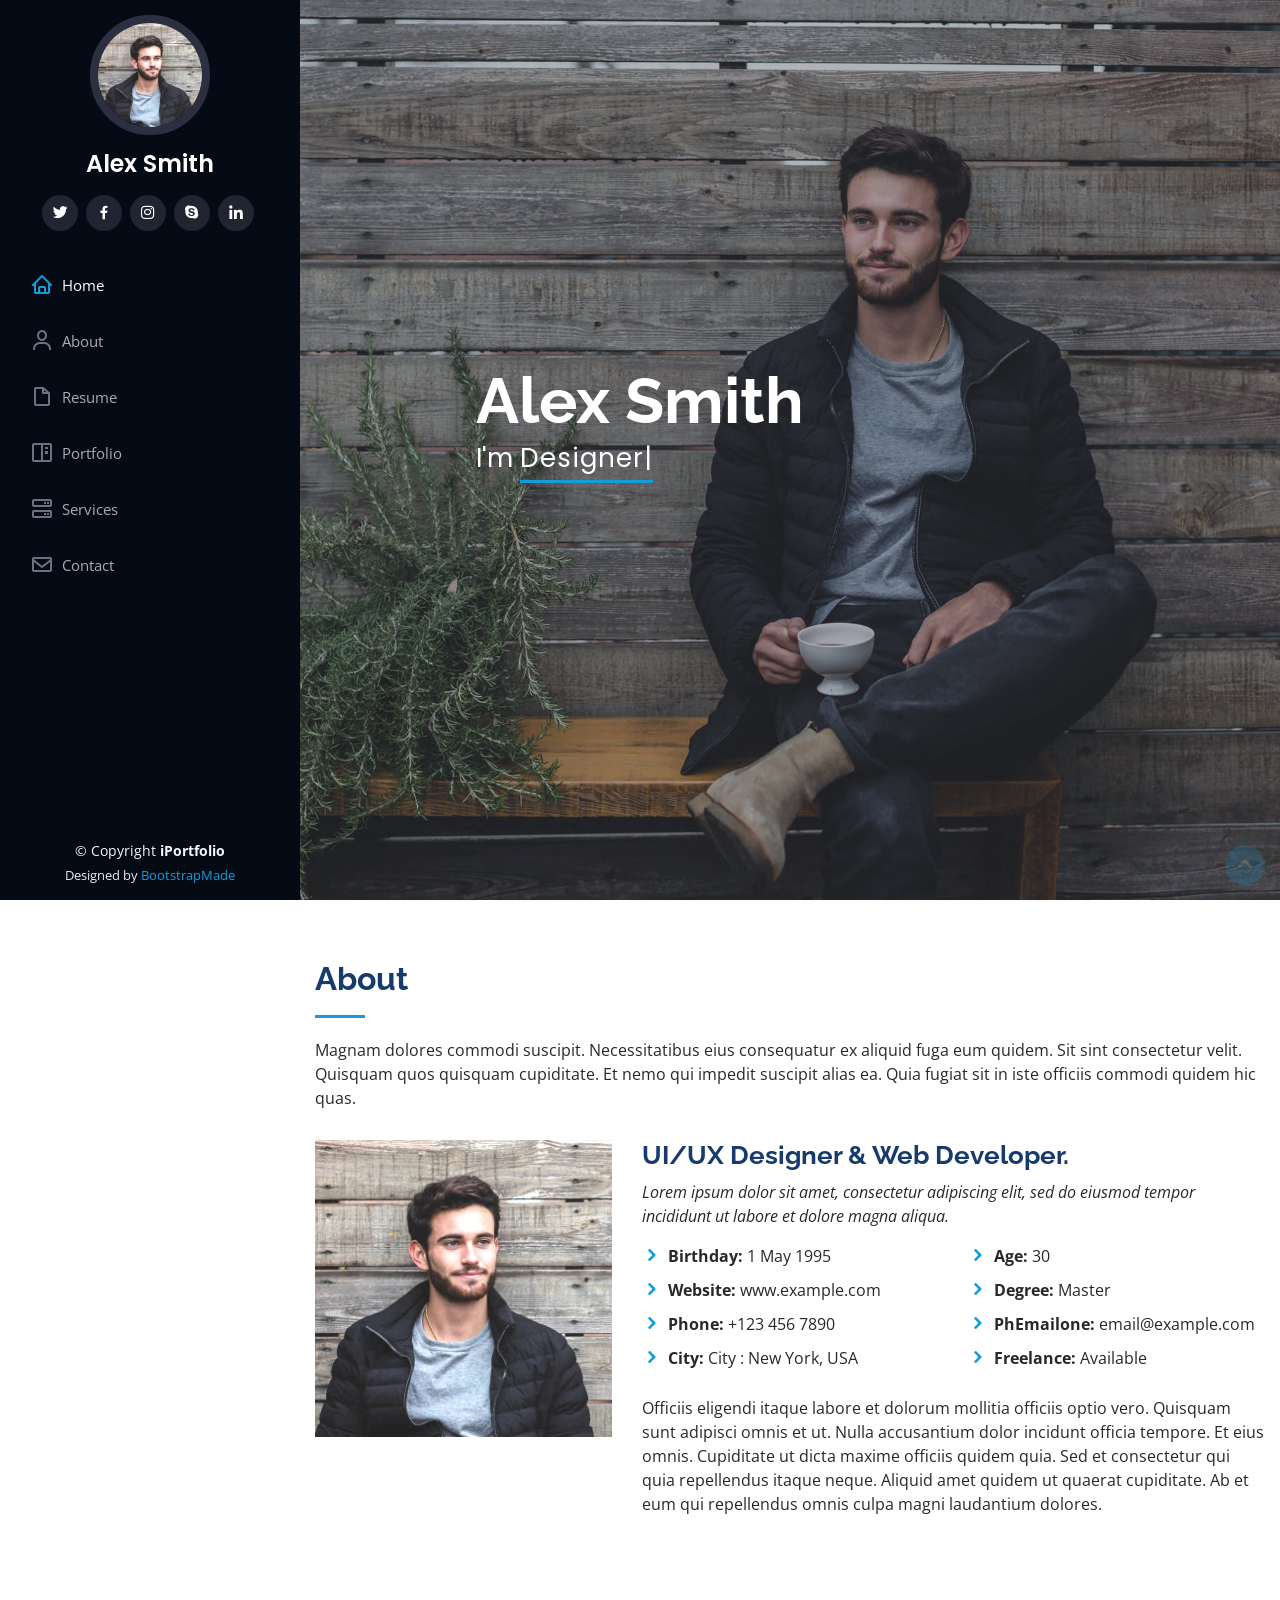
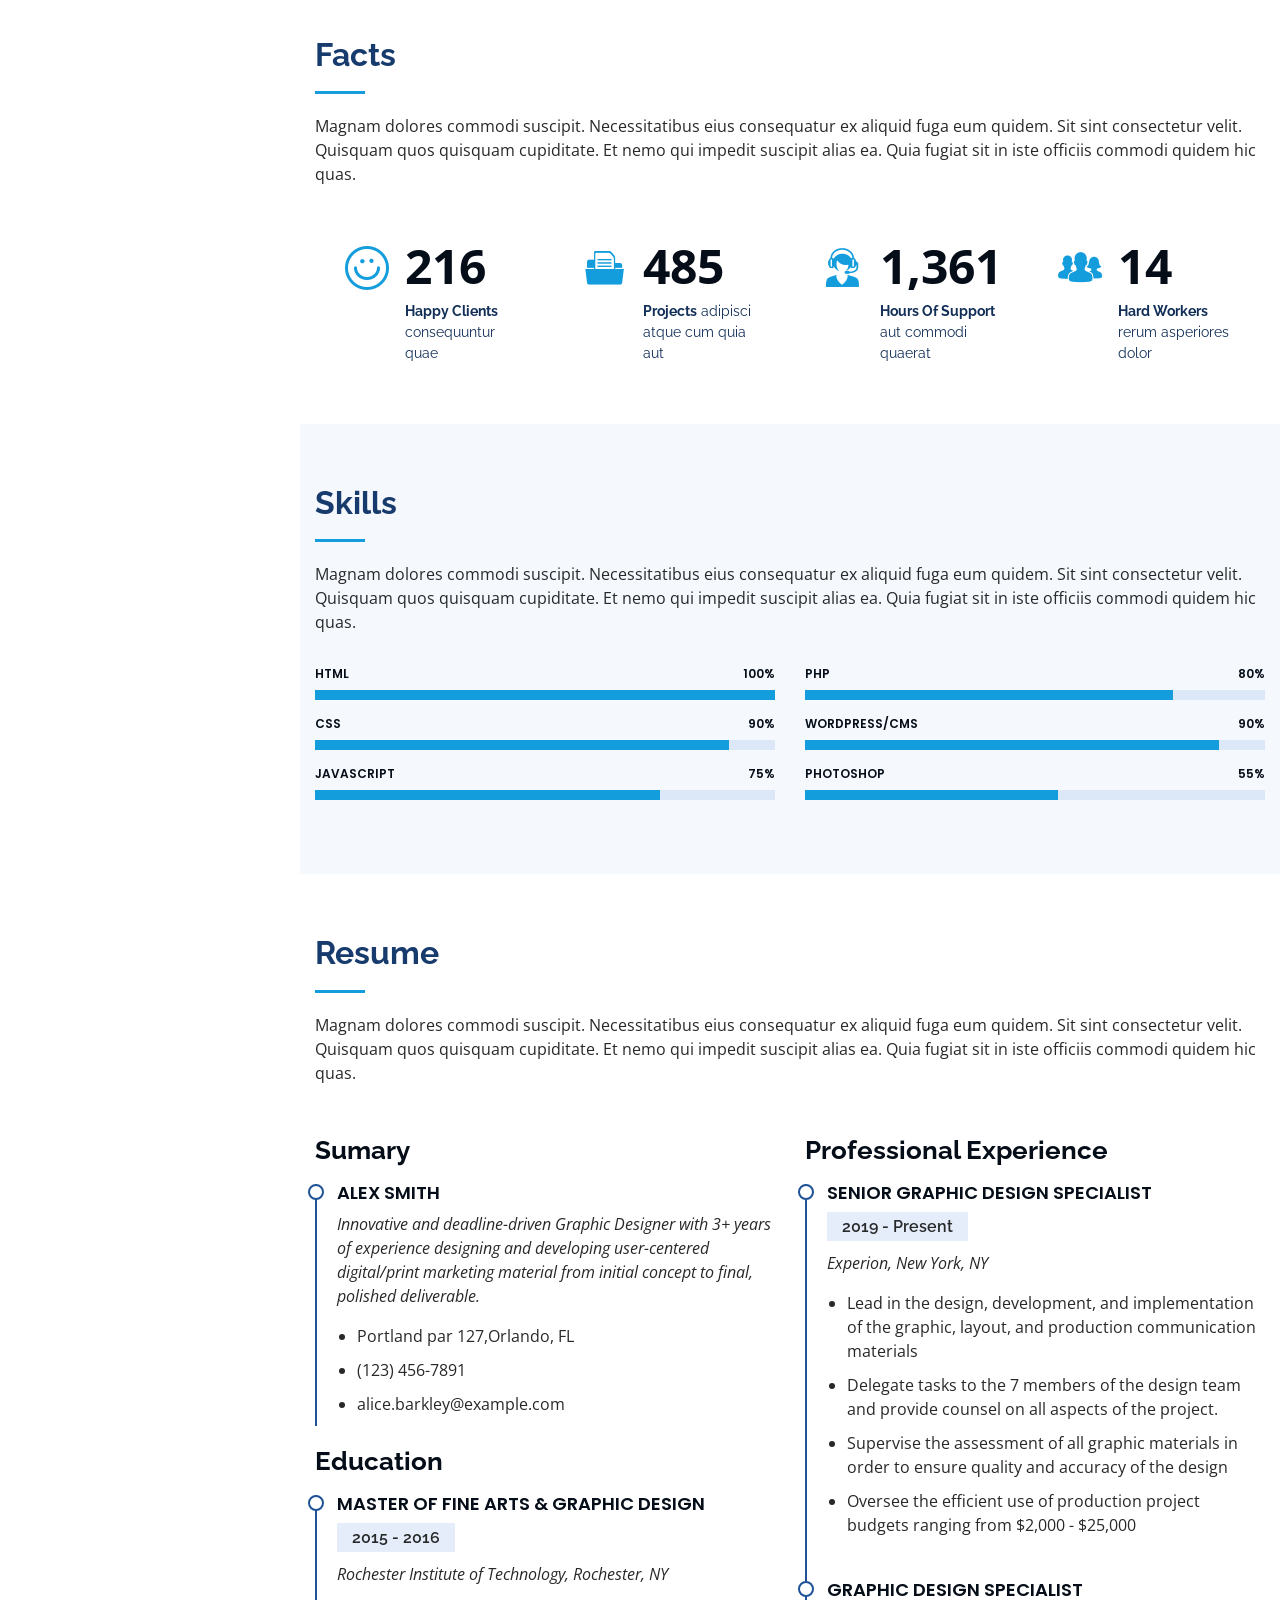
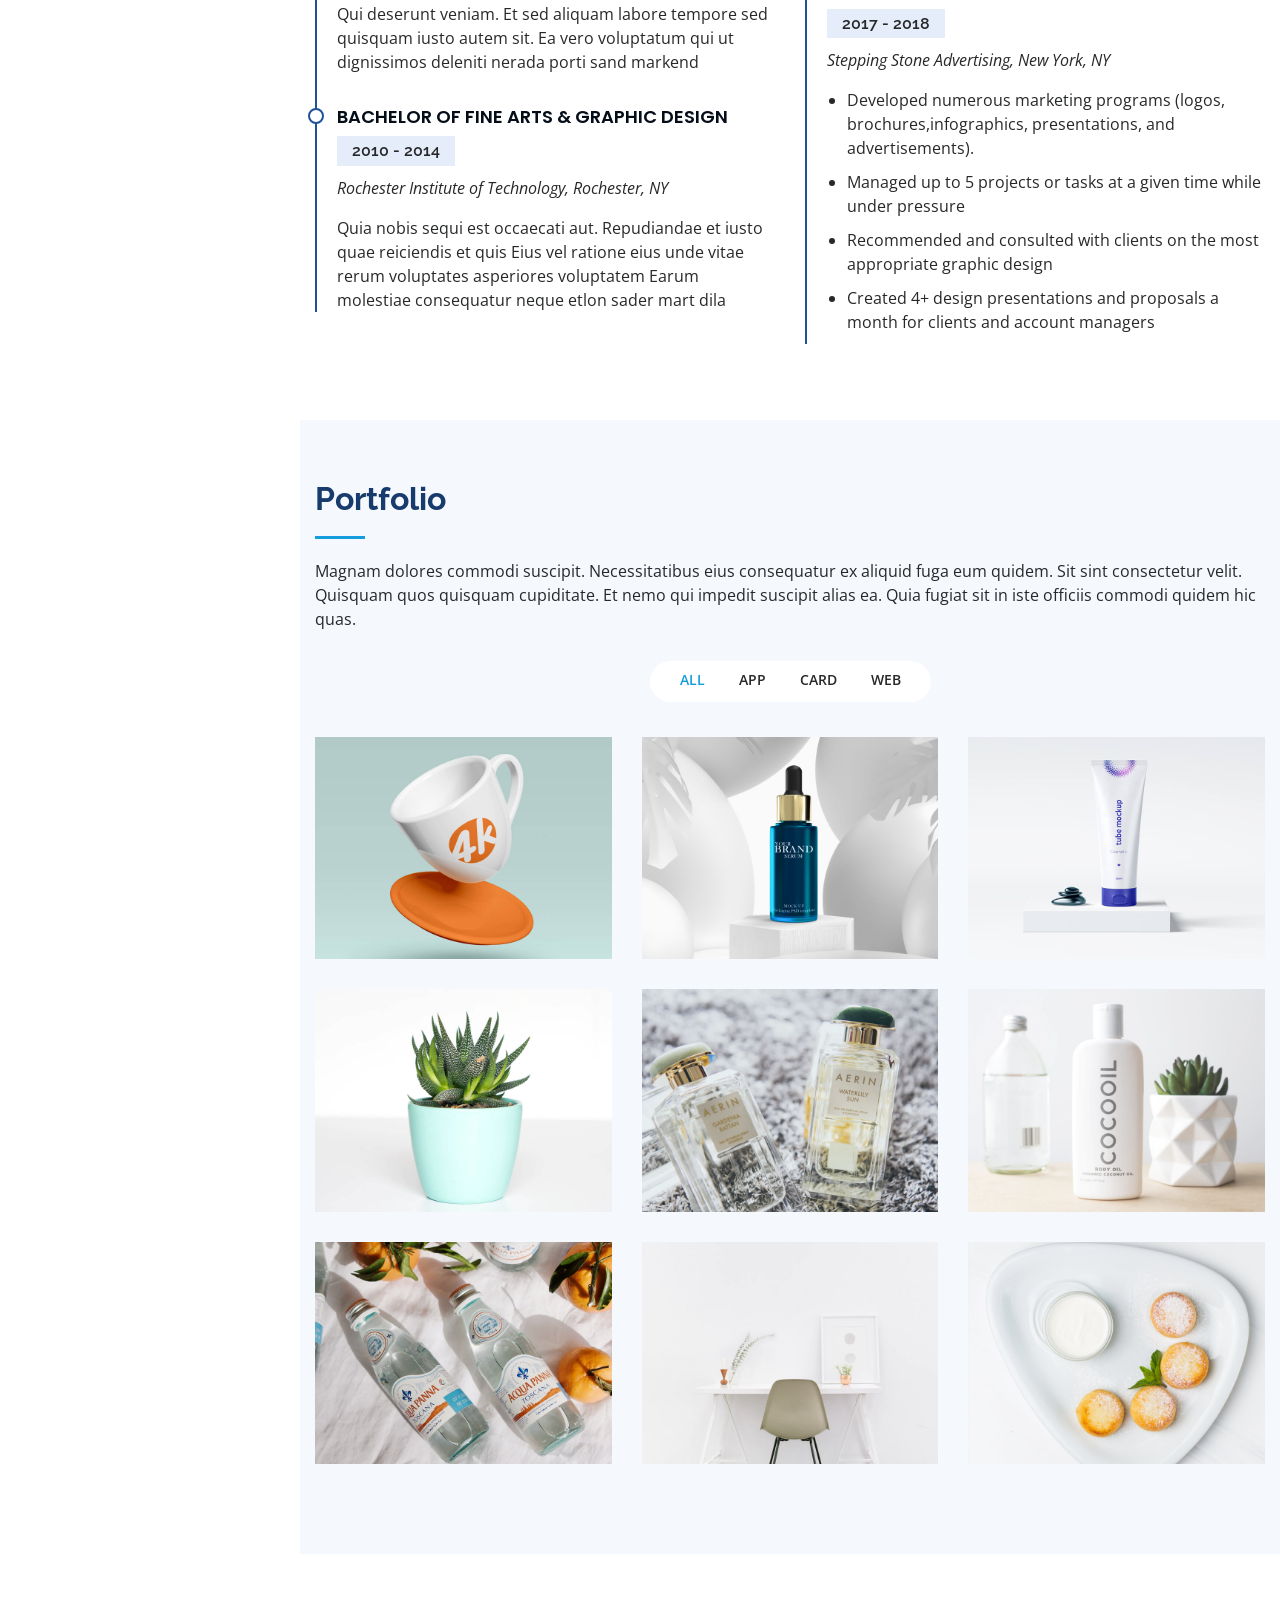
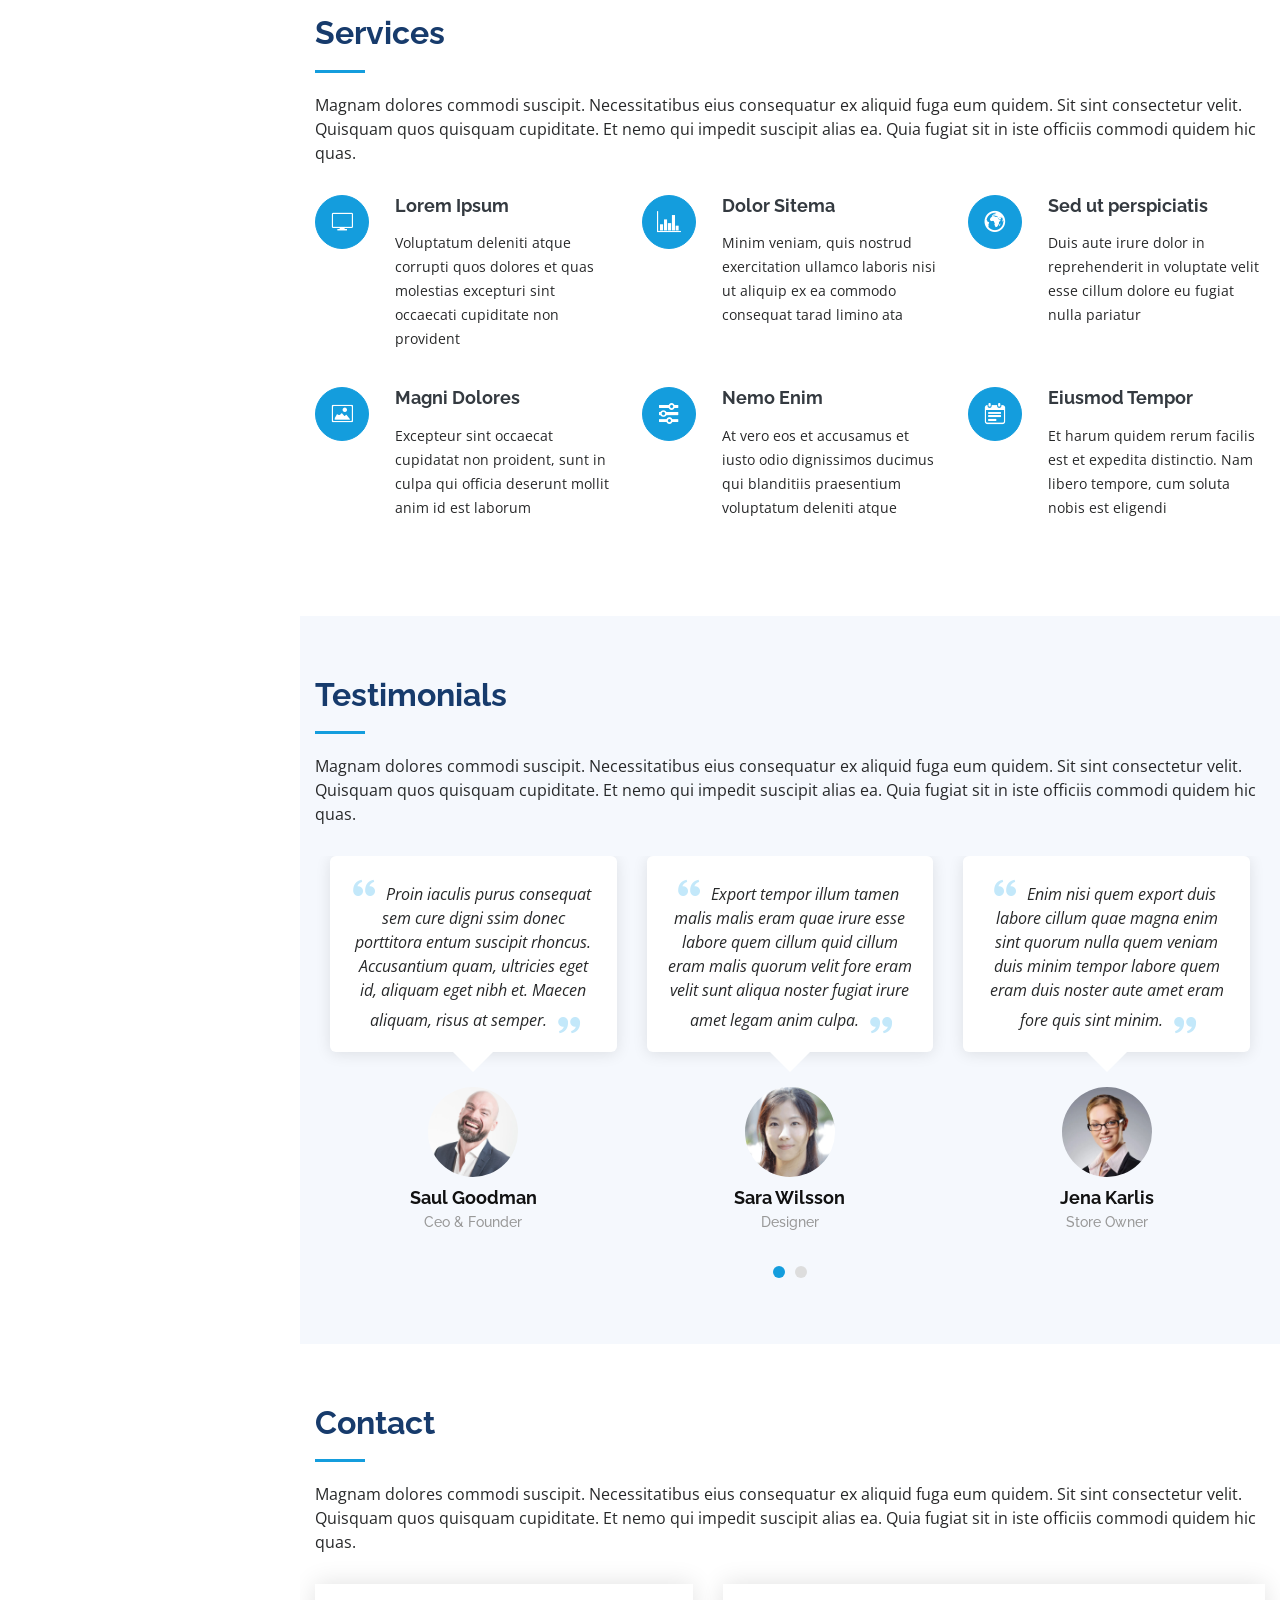
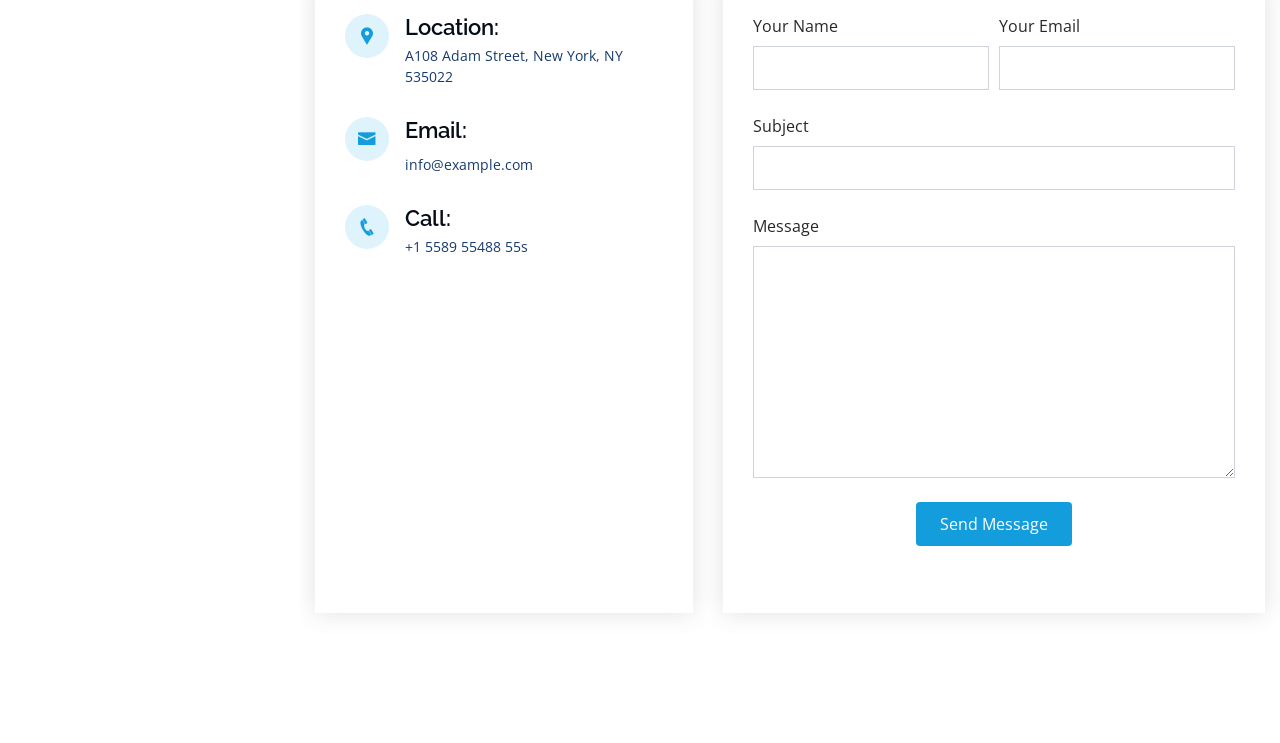
<file: iPortfolio/index.html>
<!DOCTYPE html>
<html lang="en">

<head>
  <meta charset="utf-8">
  <meta content="width=device-width, initial-scale=1.0" name="viewport">

  <title>iPortfolio Bootstrap Template - Index</title>
  <meta content="" name="description">
  <meta content="" name="keywords">

  <!-- Favicons -->
  <link href="assets/img/favicon.png" rel="icon">
  <link href="assets/img/apple-touch-icon.png" rel="apple-touch-icon">

  <!-- Google Fonts -->
  <link href="https://fonts.googleapis.com/css?family=Open+Sans:300,300i,400,400i,600,600i,700,700i|Raleway:300,300i,400,400i,500,500i,600,600i,700,700i|Poppins:300,300i,400,400i,500,500i,600,600i,700,700i" rel="stylesheet">

  <!-- Vendor CSS Files -->
  <link href="assets/vendor/bootstrap/css/bootstrap.min.css" rel="stylesheet">
  <link href="assets/vendor/icofont/icofont.min.css" rel="stylesheet">
  <link href="assets/vendor/boxicons/css/boxicons.min.css" rel="stylesheet">
  <link href="assets/vendor/venobox/venobox.css" rel="stylesheet">
  <link href="assets/vendor/owl.carousel/assets/owl.carousel.min.css" rel="stylesheet">
  <link href="assets/vendor/aos/aos.css" rel="stylesheet">

  <!-- Template Main CSS File -->
  <link href="assets/css/style.css" rel="stylesheet">

  <!-- =======================================================
  * Template Name: iPortfolio - v1.4.1
  * Template URL: https://bootstrapmade.com/iportfolio-bootstrap-portfolio-websites-template/
  * Author: BootstrapMade.com
  * License: https://bootstrapmade.com/license/
  ======================================================== -->
</head>

<body>

  <!-- ======= Mobile nav toggle button ======= -->
  <button type="button" class="mobile-nav-toggle d-xl-none"><i class="icofont-navigation-menu"></i></button>

  <!-- ======= Header ======= -->
  <header id="header">
    <div class="d-flex flex-column">

      <div class="profile">
        <img src="assets/img/profile-img.jpg" alt="" class="img-fluid rounded-circle">
        <h1 class="text-light"><a href="index.html">Alex Smith</a></h1>
        <div class="social-links mt-3 text-center">
          <a href="#" class="twitter"><i class="bx bxl-twitter"></i></a>
          <a href="#" class="facebook"><i class="bx bxl-facebook"></i></a>
          <a href="#" class="instagram"><i class="bx bxl-instagram"></i></a>
          <a href="#" class="google-plus"><i class="bx bxl-skype"></i></a>
          <a href="#" class="linkedin"><i class="bx bxl-linkedin"></i></a>
        </div>
      </div>

      <nav class="nav-menu">
        <ul>
          <li class="active"><a href="index.html"><i class="bx bx-home"></i> <span>Home</span></a></li>
          <li><a href="#about"><i class="bx bx-user"></i> <span>About</span></a></li>
          <li><a href="#resume"><i class="bx bx-file-blank"></i> <span>Resume</span></a></li>
          <li><a href="#portfolio"><i class="bx bx-book-content"></i> Portfolio</a></li>
          <li><a href="#services"><i class="bx bx-server"></i> Services</a></li>
          <li><a href="#contact"><i class="bx bx-envelope"></i> Contact</a></li>

        </ul>
      </nav><!-- .nav-menu -->
      <button type="button" class="mobile-nav-toggle d-xl-none"><i class="icofont-navigation-menu"></i></button>

    </div>
  </header><!-- End Header -->

  <!-- ======= Hero Section ======= -->
  <section id="hero" class="d-flex flex-column justify-content-center align-items-center">
    <div class="hero-container" data-aos="fade-in">
      <h1>Alex Smith</h1>
      <p>I'm <span class="typed" data-typed-items="Designer, Developer, Freelancer, Photographer"></span></p>
    </div>
  </section><!-- End Hero -->

  <main id="main">

    <!-- ======= About Section ======= -->
    <section id="about" class="about">
      <div class="container">

        <div class="section-title">
          <h2>About</h2>
          <p>Magnam dolores commodi suscipit. Necessitatibus eius consequatur ex aliquid fuga eum quidem. Sit sint consectetur velit. Quisquam quos quisquam cupiditate. Et nemo qui impedit suscipit alias ea. Quia fugiat sit in iste officiis commodi quidem hic quas.</p>
        </div>

        <div class="row">
          <div class="col-lg-4" data-aos="fade-right">
            <img src="assets/img/profile-img.jpg" class="img-fluid" alt="">
          </div>
          <div class="col-lg-8 pt-4 pt-lg-0 content" data-aos="fade-left">
            <h3>UI/UX Designer &amp; Web Developer.</h3>
            <p class="font-italic">
              Lorem ipsum dolor sit amet, consectetur adipiscing elit, sed do eiusmod tempor incididunt ut labore et dolore
              magna aliqua.
            </p>
            <div class="row">
              <div class="col-lg-6">
                <ul>
                  <li><i class="icofont-rounded-right"></i> <strong>Birthday:</strong> 1 May 1995</li>
                  <li><i class="icofont-rounded-right"></i> <strong>Website:</strong> www.example.com</li>
                  <li><i class="icofont-rounded-right"></i> <strong>Phone:</strong> +123 456 7890</li>
                  <li><i class="icofont-rounded-right"></i> <strong>City:</strong> City : New York, USA</li>
                </ul>
              </div>
              <div class="col-lg-6">
                <ul>
                  <li><i class="icofont-rounded-right"></i> <strong>Age:</strong> 30</li>
                  <li><i class="icofont-rounded-right"></i> <strong>Degree:</strong> Master</li>
                  <li><i class="icofont-rounded-right"></i> <strong>PhEmailone:</strong> email@example.com</li>
                  <li><i class="icofont-rounded-right"></i> <strong>Freelance:</strong> Available</li>
                </ul>
              </div>
            </div>
            <p>
              Officiis eligendi itaque labore et dolorum mollitia officiis optio vero. Quisquam sunt adipisci omnis et ut. Nulla accusantium dolor incidunt officia tempore. Et eius omnis.
              Cupiditate ut dicta maxime officiis quidem quia. Sed et consectetur qui quia repellendus itaque neque. Aliquid amet quidem ut quaerat cupiditate. Ab et eum qui repellendus omnis culpa magni laudantium dolores.
            </p>
          </div>
        </div>

      </div>
    </section><!-- End About Section -->

    <!-- ======= Facts Section ======= -->
    <section id="facts" class="facts">
      <div class="container">

        <div class="section-title">
          <h2>Facts</h2>
          <p>Magnam dolores commodi suscipit. Necessitatibus eius consequatur ex aliquid fuga eum quidem. Sit sint consectetur velit. Quisquam quos quisquam cupiditate. Et nemo qui impedit suscipit alias ea. Quia fugiat sit in iste officiis commodi quidem hic quas.</p>
        </div>

        <div class="row no-gutters">

          <div class="col-lg-3 col-md-6 d-md-flex align-items-md-stretch" data-aos="fade-up">
            <div class="count-box">
              <i class="icofont-simple-smile"></i>
              <span data-toggle="counter-up">232</span>
              <p><strong>Happy Clients</strong> consequuntur quae</p>
            </div>
          </div>

          <div class="col-lg-3 col-md-6 d-md-flex align-items-md-stretch" data-aos="fade-up" data-aos-delay="100">
            <div class="count-box">
              <i class="icofont-document-folder"></i>
              <span data-toggle="counter-up">521</span>
              <p><strong>Projects</strong> adipisci atque cum quia aut</p>
            </div>
          </div>

          <div class="col-lg-3 col-md-6 d-md-flex align-items-md-stretch" data-aos="fade-up" data-aos-delay="200">
            <div class="count-box">
              <i class="icofont-live-support"></i>
              <span data-toggle="counter-up">1,463</span>
              <p><strong>Hours Of Support</strong> aut commodi quaerat</p>
            </div>
          </div>

          <div class="col-lg-3 col-md-6 d-md-flex align-items-md-stretch" data-aos="fade-up" data-aos-delay="300">
            <div class="count-box">
              <i class="icofont-users-alt-5"></i>
              <span data-toggle="counter-up">15</span>
              <p><strong>Hard Workers</strong> rerum asperiores dolor</p>
            </div>
          </div>

        </div>

      </div>
    </section><!-- End Facts Section -->

    <!-- ======= Skills Section ======= -->
    <section id="skills" class="skills section-bg">
      <div class="container">

        <div class="section-title">
          <h2>Skills</h2>
          <p>Magnam dolores commodi suscipit. Necessitatibus eius consequatur ex aliquid fuga eum quidem. Sit sint consectetur velit. Quisquam quos quisquam cupiditate. Et nemo qui impedit suscipit alias ea. Quia fugiat sit in iste officiis commodi quidem hic quas.</p>
        </div>

        <div class="row skills-content">

          <div class="col-lg-6" data-aos="fade-up">

            <div class="progress">
              <span class="skill">HTML <i class="val">100%</i></span>
              <div class="progress-bar-wrap">
                <div class="progress-bar" role="progressbar" aria-valuenow="100" aria-valuemin="0" aria-valuemax="100"></div>
              </div>
            </div>

            <div class="progress">
              <span class="skill">CSS <i class="val">90%</i></span>
              <div class="progress-bar-wrap">
                <div class="progress-bar" role="progressbar" aria-valuenow="90" aria-valuemin="0" aria-valuemax="100"></div>
              </div>
            </div>

            <div class="progress">
              <span class="skill">JavaScript <i class="val">75%</i></span>
              <div class="progress-bar-wrap">
                <div class="progress-bar" role="progressbar" aria-valuenow="75" aria-valuemin="0" aria-valuemax="100"></div>
              </div>
            </div>

          </div>

          <div class="col-lg-6" data-aos="fade-up" data-aos-delay="100">

            <div class="progress">
              <span class="skill">PHP <i class="val">80%</i></span>
              <div class="progress-bar-wrap">
                <div class="progress-bar" role="progressbar" aria-valuenow="80" aria-valuemin="0" aria-valuemax="100"></div>
              </div>
            </div>

            <div class="progress">
              <span class="skill">WordPress/CMS <i class="val">90%</i></span>
              <div class="progress-bar-wrap">
                <div class="progress-bar" role="progressbar" aria-valuenow="90" aria-valuemin="0" aria-valuemax="100"></div>
              </div>
            </div>

            <div class="progress">
              <span class="skill">Photoshop <i class="val">55%</i></span>
              <div class="progress-bar-wrap">
                <div class="progress-bar" role="progressbar" aria-valuenow="55" aria-valuemin="0" aria-valuemax="100"></div>
              </div>
            </div>

          </div>

        </div>

      </div>
    </section><!-- End Skills Section -->

    <!-- ======= Resume Section ======= -->
    <section id="resume" class="resume">
      <div class="container">

        <div class="section-title">
          <h2>Resume</h2>
          <p>Magnam dolores commodi suscipit. Necessitatibus eius consequatur ex aliquid fuga eum quidem. Sit sint consectetur velit. Quisquam quos quisquam cupiditate. Et nemo qui impedit suscipit alias ea. Quia fugiat sit in iste officiis commodi quidem hic quas.</p>
        </div>

        <div class="row">
          <div class="col-lg-6" data-aos="fade-up">
            <h3 class="resume-title">Sumary</h3>
            <div class="resume-item pb-0">
              <h4>Alex Smith</h4>
              <p><em>Innovative and deadline-driven Graphic Designer with 3+ years of experience designing and developing user-centered digital/print marketing material from initial concept to final, polished deliverable.</em></p>
              <ul>
                <li>Portland par 127,Orlando, FL</li>
                <li>(123) 456-7891</li>
                <li>alice.barkley@example.com</li>
              </ul>
            </div>

            <h3 class="resume-title">Education</h3>
            <div class="resume-item">
              <h4>Master of Fine Arts &amp; Graphic Design</h4>
              <h5>2015 - 2016</h5>
              <p><em>Rochester Institute of Technology, Rochester, NY</em></p>
              <p>Qui deserunt veniam. Et sed aliquam labore tempore sed quisquam iusto autem sit. Ea vero voluptatum qui ut dignissimos deleniti nerada porti sand markend</p>
            </div>
            <div class="resume-item">
              <h4>Bachelor of Fine Arts &amp; Graphic Design</h4>
              <h5>2010 - 2014</h5>
              <p><em>Rochester Institute of Technology, Rochester, NY</em></p>
              <p>Quia nobis sequi est occaecati aut. Repudiandae et iusto quae reiciendis et quis Eius vel ratione eius unde vitae rerum voluptates asperiores voluptatem Earum molestiae consequatur neque etlon sader mart dila</p>
            </div>
          </div>
          <div class="col-lg-6" data-aos="fade-up" data-aos-delay="100">
            <h3 class="resume-title">Professional Experience</h3>
            <div class="resume-item">
              <h4>Senior graphic design specialist</h4>
              <h5>2019 - Present</h5>
              <p><em>Experion, New York, NY </em></p>
              <ul>
                <li>Lead in the design, development, and implementation of the graphic, layout, and production communication materials</li>
                <li>Delegate tasks to the 7 members of the design team and provide counsel on all aspects of the project. </li>
                <li>Supervise the assessment of all graphic materials in order to ensure quality and accuracy of the design</li>
                <li>Oversee the efficient use of production project budgets ranging from $2,000 - $25,000</li>
              </ul>
            </div>
            <div class="resume-item">
              <h4>Graphic design specialist</h4>
              <h5>2017 - 2018</h5>
              <p><em>Stepping Stone Advertising, New York, NY</em></p>
              <ul>
                <li>Developed numerous marketing programs (logos, brochures,infographics, presentations, and advertisements).</li>
                <li>Managed up to 5 projects or tasks at a given time while under pressure</li>
                <li>Recommended and consulted with clients on the most appropriate graphic design</li>
                <li>Created 4+ design presentations and proposals a month for clients and account managers</li>
              </ul>
            </div>
          </div>
        </div>

      </div>
    </section><!-- End Resume Section -->

    <!-- ======= Portfolio Section ======= -->
    <section id="portfolio" class="portfolio section-bg">
      <div class="container">

        <div class="section-title">
          <h2>Portfolio</h2>
          <p>Magnam dolores commodi suscipit. Necessitatibus eius consequatur ex aliquid fuga eum quidem. Sit sint consectetur velit. Quisquam quos quisquam cupiditate. Et nemo qui impedit suscipit alias ea. Quia fugiat sit in iste officiis commodi quidem hic quas.</p>
        </div>

        <div class="row" data-aos="fade-up">
          <div class="col-lg-12 d-flex justify-content-center">
            <ul id="portfolio-flters">
              <li data-filter="*" class="filter-active">All</li>
              <li data-filter=".filter-app">App</li>
              <li data-filter=".filter-card">Card</li>
              <li data-filter=".filter-web">Web</li>
            </ul>
          </div>
        </div>

        <div class="row portfolio-container" data-aos="fade-up" data-aos-delay="100">

          <div class="col-lg-4 col-md-6 portfolio-item filter-app">
            <div class="portfolio-wrap">
              <img src="assets/img/portfolio/portfolio-1.jpg" class="img-fluid" alt="">
              <div class="portfolio-links">
                <a href="assets/img/portfolio/portfolio-1.jpg" data-gall="portfolioGallery" class="venobox" title="App 1"><i class="bx bx-plus"></i></a>
                <a href="portfolio-details.html" title="More Details"><i class="bx bx-link"></i></a>
              </div>
            </div>
          </div>

          <div class="col-lg-4 col-md-6 portfolio-item filter-web">
            <div class="portfolio-wrap">
              <img src="assets/img/portfolio/portfolio-2.jpg" class="img-fluid" alt="">
              <div class="portfolio-links">
                <a href="assets/img/portfolio/portfolio-2.jpg" data-gall="portfolioGallery" class="venobox" title="Web 3"><i class="bx bx-plus"></i></a>
                <a href="portfolio-details.html" title="More Details"><i class="bx bx-link"></i></a>
              </div>
            </div>
          </div>

          <div class="col-lg-4 col-md-6 portfolio-item filter-app">
            <div class="portfolio-wrap">
              <img src="assets/img/portfolio/portfolio-3.jpg" class="img-fluid" alt="">
              <div class="portfolio-links">
                <a href="assets/img/portfolio/portfolio-3.jpg" data-gall="portfolioGallery" class="venobox" title="App 2"><i class="bx bx-plus"></i></a>
                <a href="portfolio-details.html" title="More Details"><i class="bx bx-link"></i></a>
              </div>
            </div>
          </div>

          <div class="col-lg-4 col-md-6 portfolio-item filter-card">
            <div class="portfolio-wrap">
              <img src="assets/img/portfolio/portfolio-4.jpg" class="img-fluid" alt="">
              <div class="portfolio-links">
                <a href="assets/img/portfolio/portfolio-4.jpg" data-gall="portfolioGallery" class="venobox" title="Card 2"><i class="bx bx-plus"></i></a>
                <a href="portfolio-details.html" title="More Details"><i class="bx bx-link"></i></a>
              </div>
            </div>
          </div>

          <div class="col-lg-4 col-md-6 portfolio-item filter-web">
            <div class="portfolio-wrap">
              <img src="assets/img/portfolio/portfolio-5.jpg" class="img-fluid" alt="">
              <div class="portfolio-links">
                <a href="assets/img/portfolio/portfolio-5.jpg" data-gall="portfolioGallery" class="venobox" title="Web 2"><i class="bx bx-plus"></i></a>
                <a href="portfolio-details.html" title="More Details"><i class="bx bx-link"></i></a>
              </div>
            </div>
          </div>

          <div class="col-lg-4 col-md-6 portfolio-item filter-app">
            <div class="portfolio-wrap">
              <img src="assets/img/portfolio/portfolio-6.jpg" class="img-fluid" alt="">
              <div class="portfolio-links">
                <a href="assets/img/portfolio/portfolio-6.jpg" data-gall="portfolioGallery" class="venobox" title="App 3"><i class="bx bx-plus"></i></a>
                <a href="portfolio-details.html" title="More Details"><i class="bx bx-link"></i></a>
              </div>
            </div>
          </div>

          <div class="col-lg-4 col-md-6 portfolio-item filter-card">
            <div class="portfolio-wrap">
              <img src="assets/img/portfolio/portfolio-7.jpg" class="img-fluid" alt="">
              <div class="portfolio-links">
                <a href="assets/img/portfolio/portfolio-7.jpg" data-gall="portfolioGallery" class="venobox" title="Card 1"><i class="bx bx-plus"></i></a>
                <a href="portfolio-details.html" title="More Details"><i class="bx bx-link"></i></a>
              </div>
            </div>
          </div>

          <div class="col-lg-4 col-md-6 portfolio-item filter-card">
            <div class="portfolio-wrap">
              <img src="assets/img/portfolio/portfolio-8.jpg" class="img-fluid" alt="">
              <div class="portfolio-links">
                <a href="assets/img/portfolio/portfolio-8.jpg" data-gall="portfolioGallery" class="venobox" title="Card 3"><i class="bx bx-plus"></i></a>
                <a href="portfolio-details.html" title="More Details"><i class="bx bx-link"></i></a>
              </div>
            </div>
          </div>

          <div class="col-lg-4 col-md-6 portfolio-item filter-web">
            <div class="portfolio-wrap">
              <img src="assets/img/portfolio/portfolio-9.jpg" class="img-fluid" alt="">
              <div class="portfolio-links">
                <a href="assets/img/portfolio/portfolio-9.jpg" data-gall="portfolioGallery" class="venobox" title="Web 3"><i class="bx bx-plus"></i></a>
                <a href="portfolio-details.html" title="More Details"><i class="bx bx-link"></i></a>
              </div>
            </div>
          </div>

        </div>

      </div>
    </section><!-- End Portfolio Section -->

    <!-- ======= Services Section ======= -->
    <section id="services" class="services">
      <div class="container">

        <div class="section-title">
          <h2>Services</h2>
          <p>Magnam dolores commodi suscipit. Necessitatibus eius consequatur ex aliquid fuga eum quidem. Sit sint consectetur velit. Quisquam quos quisquam cupiditate. Et nemo qui impedit suscipit alias ea. Quia fugiat sit in iste officiis commodi quidem hic quas.</p>
        </div>

        <div class="row">
          <div class="col-lg-4 col-md-6 icon-box" data-aos="fade-up">
            <div class="icon"><i class="icofont-computer"></i></div>
            <h4 class="title"><a href="">Lorem Ipsum</a></h4>
            <p class="description">Voluptatum deleniti atque corrupti quos dolores et quas molestias excepturi sint occaecati cupiditate non provident</p>
          </div>
          <div class="col-lg-4 col-md-6 icon-box" data-aos="fade-up" data-aos-delay="100">
            <div class="icon"><i class="icofont-chart-bar-graph"></i></div>
            <h4 class="title"><a href="">Dolor Sitema</a></h4>
            <p class="description">Minim veniam, quis nostrud exercitation ullamco laboris nisi ut aliquip ex ea commodo consequat tarad limino ata</p>
          </div>
          <div class="col-lg-4 col-md-6 icon-box" data-aos="fade-up" data-aos-delay="200">
            <div class="icon"><i class="icofont-earth"></i></div>
            <h4 class="title"><a href="">Sed ut perspiciatis</a></h4>
            <p class="description">Duis aute irure dolor in reprehenderit in voluptate velit esse cillum dolore eu fugiat nulla pariatur</p>
          </div>
          <div class="col-lg-4 col-md-6 icon-box" data-aos="fade-up" data-aos-delay="300">
            <div class="icon"><i class="icofont-image"></i></div>
            <h4 class="title"><a href="">Magni Dolores</a></h4>
            <p class="description">Excepteur sint occaecat cupidatat non proident, sunt in culpa qui officia deserunt mollit anim id est laborum</p>
          </div>
          <div class="col-lg-4 col-md-6 icon-box" data-aos="fade-up" data-aos-delay="400">
            <div class="icon"><i class="icofont-settings"></i></div>
            <h4 class="title"><a href="">Nemo Enim</a></h4>
            <p class="description">At vero eos et accusamus et iusto odio dignissimos ducimus qui blanditiis praesentium voluptatum deleniti atque</p>
          </div>
          <div class="col-lg-4 col-md-6 icon-box" data-aos="fade-up" data-aos-delay="500">
            <div class="icon"><i class="icofont-tasks-alt"></i></div>
            <h4 class="title"><a href="">Eiusmod Tempor</a></h4>
            <p class="description">Et harum quidem rerum facilis est et expedita distinctio. Nam libero tempore, cum soluta nobis est eligendi</p>
          </div>
        </div>

      </div>
    </section><!-- End Services Section -->

    <!-- ======= Testimonials Section ======= -->
    <section id="testimonials" class="testimonials section-bg">
      <div class="container">

        <div class="section-title">
          <h2>Testimonials</h2>
          <p>Magnam dolores commodi suscipit. Necessitatibus eius consequatur ex aliquid fuga eum quidem. Sit sint consectetur velit. Quisquam quos quisquam cupiditate. Et nemo qui impedit suscipit alias ea. Quia fugiat sit in iste officiis commodi quidem hic quas.</p>
        </div>

        <div class="owl-carousel testimonials-carousel">

          <div class="testimonial-item" data-aos="fade-up">
            <p>
              <i class="bx bxs-quote-alt-left quote-icon-left"></i>
              Proin iaculis purus consequat sem cure digni ssim donec porttitora entum suscipit rhoncus. Accusantium quam, ultricies eget id, aliquam eget nibh et. Maecen aliquam, risus at semper.
              <i class="bx bxs-quote-alt-right quote-icon-right"></i>
            </p>
            <img src="assets/img/testimonials/testimonials-1.jpg" class="testimonial-img" alt="">
            <h3>Saul Goodman</h3>
            <h4>Ceo &amp; Founder</h4>
          </div>

          <div class="testimonial-item" data-aos="fade-up" data-aos-delay="100">
            <p>
              <i class="bx bxs-quote-alt-left quote-icon-left"></i>
              Export tempor illum tamen malis malis eram quae irure esse labore quem cillum quid cillum eram malis quorum velit fore eram velit sunt aliqua noster fugiat irure amet legam anim culpa.
              <i class="bx bxs-quote-alt-right quote-icon-right"></i>
            </p>
            <img src="assets/img/testimonials/testimonials-2.jpg" class="testimonial-img" alt="">
            <h3>Sara Wilsson</h3>
            <h4>Designer</h4>
          </div>

          <div class="testimonial-item" data-aos="fade-up" data-aos-delay="200">
            <p>
              <i class="bx bxs-quote-alt-left quote-icon-left"></i>
              Enim nisi quem export duis labore cillum quae magna enim sint quorum nulla quem veniam duis minim tempor labore quem eram duis noster aute amet eram fore quis sint minim.
              <i class="bx bxs-quote-alt-right quote-icon-right"></i>
            </p>
            <img src="assets/img/testimonials/testimonials-3.jpg" class="testimonial-img" alt="">
            <h3>Jena Karlis</h3>
            <h4>Store Owner</h4>
          </div>

          <div class="testimonial-item" data-aos="fade-up" data-aos-delay="300">
            <p>
              <i class="bx bxs-quote-alt-left quote-icon-left"></i>
              Fugiat enim eram quae cillum dolore dolor amet nulla culpa multos export minim fugiat minim velit minim dolor enim duis veniam ipsum anim magna sunt elit fore quem dolore labore illum veniam.
              <i class="bx bxs-quote-alt-right quote-icon-right"></i>
            </p>
            <img src="assets/img/testimonials/testimonials-4.jpg" class="testimonial-img" alt="">
            <h3>Matt Brandon</h3>
            <h4>Freelancer</h4>
          </div>

          <div class="testimonial-item" data-aos="fade-up" data-aos-delay="400">
            <p>
              <i class="bx bxs-quote-alt-left quote-icon-left"></i>
              Quis quorum aliqua sint quem legam fore sunt eram irure aliqua veniam tempor noster veniam enim culpa labore duis sunt culpa nulla illum cillum fugiat legam esse veniam culpa fore nisi cillum quid.
              <i class="bx bxs-quote-alt-right quote-icon-right"></i>
            </p>
            <img src="assets/img/testimonials/testimonials-5.jpg" class="testimonial-img" alt="">
            <h3>John Larson</h3>
            <h4>Entrepreneur</h4>
          </div>

        </div>

      </div>
    </section><!-- End Testimonials Section -->

    <!-- ======= Contact Section ======= -->
    <section id="contact" class="contact">
      <div class="container">

        <div class="section-title">
          <h2>Contact</h2>
          <p>Magnam dolores commodi suscipit. Necessitatibus eius consequatur ex aliquid fuga eum quidem. Sit sint consectetur velit. Quisquam quos quisquam cupiditate. Et nemo qui impedit suscipit alias ea. Quia fugiat sit in iste officiis commodi quidem hic quas.</p>
        </div>

        <div class="row" data-aos="fade-in">

          <div class="col-lg-5 d-flex align-items-stretch">
            <div class="info">
              <div class="address">
                <i class="icofont-google-map"></i>
                <h4>Location:</h4>
                <p>A108 Adam Street, New York, NY 535022</p>
              </div>

              <div class="email">
                <i class="icofont-envelope"></i>
                <h4>Email:</h4>
                <p>info@example.com</p>
              </div>

              <div class="phone">
                <i class="icofont-phone"></i>
                <h4>Call:</h4>
                <p>+1 5589 55488 55s</p>
              </div>

              <iframe src="https://www.google.com/maps/embed?pb=!1m14!1m8!1m3!1d12097.433213460943!2d-74.0062269!3d40.7101282!3m2!1i1024!2i768!4f13.1!3m3!1m2!1s0x0%3A0xb89d1fe6bc499443!2sDowntown+Conference+Center!5e0!3m2!1smk!2sbg!4v1539943755621" frameborder="0" style="border:0; width: 100%; height: 290px;" allowfullscreen></iframe>
            </div>

          </div>

          <div class="col-lg-7 mt-5 mt-lg-0 d-flex align-items-stretch">
            <form action="forms/contact.php" method="post" role="form" class="php-email-form">
              <div class="form-row">
                <div class="form-group col-md-6">
                  <label for="name">Your Name</label>
                  <input type="text" name="name" class="form-control" id="name" data-rule="minlen:4" data-msg="Please enter at least 4 chars" />
                  <div class="validate"></div>
                </div>
                <div class="form-group col-md-6">
                  <label for="name">Your Email</label>
                  <input type="email" class="form-control" name="email" id="email" data-rule="email" data-msg="Please enter a valid email" />
                  <div class="validate"></div>
                </div>
              </div>
              <div class="form-group">
                <label for="name">Subject</label>
                <input type="text" class="form-control" name="subject" id="subject" data-rule="minlen:4" data-msg="Please enter at least 8 chars of subject" />
                <div class="validate"></div>
              </div>
              <div class="form-group">
                <label for="name">Message</label>
                <textarea class="form-control" name="message" rows="10" data-rule="required" data-msg="Please write something for us"></textarea>
                <div class="validate"></div>
              </div>
              <div class="mb-3">
                <div class="loading">Loading</div>
                <div class="error-message"></div>
                <div class="sent-message">Your message has been sent. Thank you!</div>
              </div>
              <div class="text-center"><button type="submit">Send Message</button></div>
            </form>
          </div>

        </div>

      </div>
    </section><!-- End Contact Section -->

  </main><!-- End #main -->

  <!-- ======= Footer ======= -->
  <footer id="footer">
    <div class="container">
      <div class="copyright">
        &copy; Copyright <strong><span>iPortfolio</span></strong>
      </div>
      <div class="credits">
        <!-- All the links in the footer should remain intact. -->
        <!-- You can delete the links only if you purchased the pro version. -->
        <!-- Licensing information: https://bootstrapmade.com/license/ -->
        <!-- Purchase the pro version with working PHP/AJAX contact form: https://bootstrapmade.com/iportfolio-bootstrap-portfolio-websites-template/ -->
        Designed by <a href="https://bootstrapmade.com/">BootstrapMade</a>
      </div>
    </div>
  </footer><!-- End  Footer -->

  <a href="#" class="back-to-top"><i class="icofont-simple-up"></i></a>

  <!-- Vendor JS Files -->
  <script src="assets/vendor/jquery/jquery.min.js"></script>
  <script src="assets/vendor/bootstrap/js/bootstrap.bundle.min.js"></script>
  <script src="assets/vendor/jquery.easing/jquery.easing.min.js"></script>
  <script src="assets/vendor/php-email-form/validate.js"></script>
  <script src="assets/vendor/waypoints/jquery.waypoints.min.js"></script>
  <script src="assets/vendor/counterup/counterup.min.js"></script>
  <script src="assets/vendor/isotope-layout/isotope.pkgd.min.js"></script>
  <script src="assets/vendor/venobox/venobox.min.js"></script>
  <script src="assets/vendor/owl.carousel/owl.carousel.min.js"></script>
  <script src="assets/vendor/typed.js/typed.min.js"></script>
  <script src="assets/vendor/aos/aos.js"></script>

  <!-- Template Main JS File -->
  <script src="assets/js/main.js"></script>

</body>

</html>
</file>
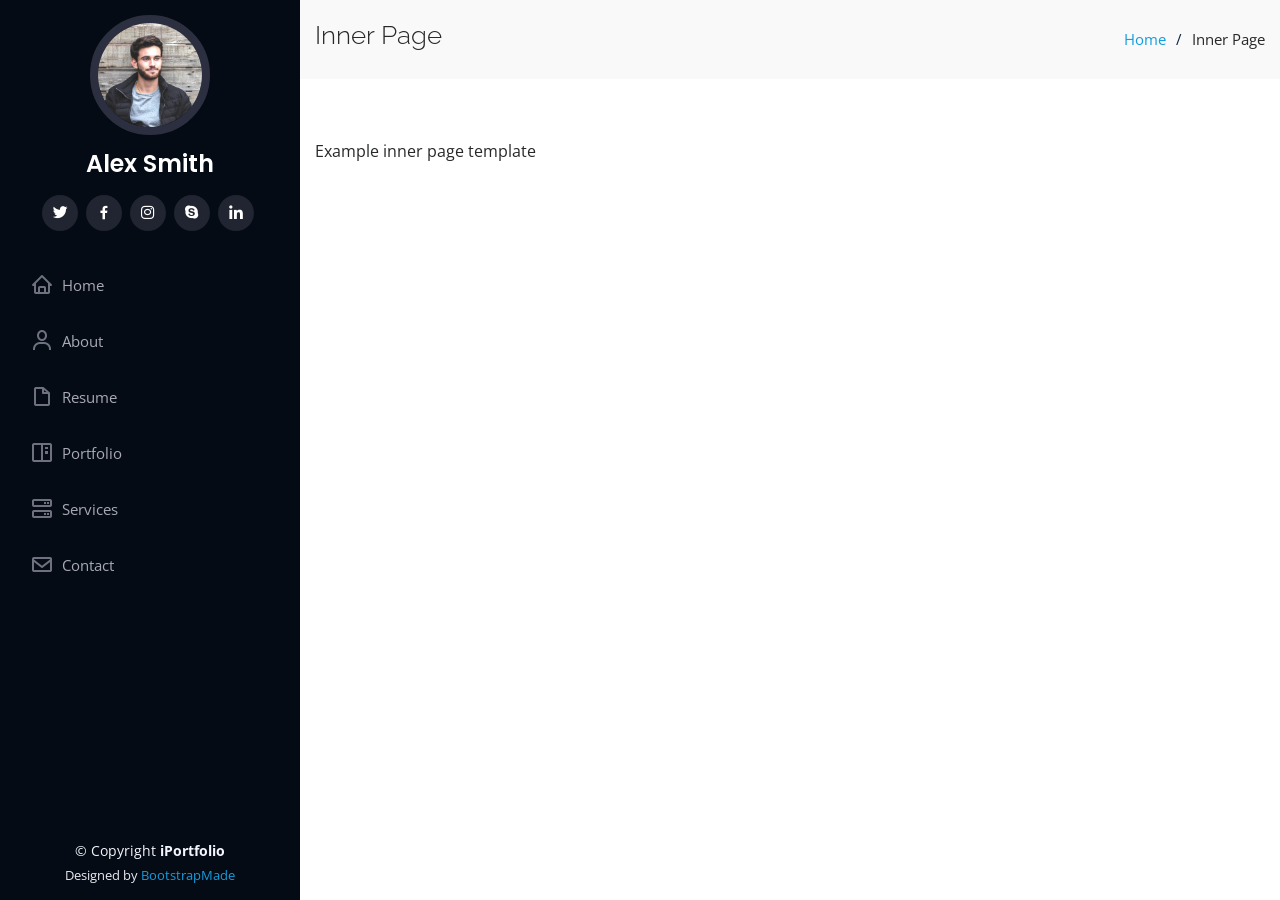
<file: iPortfolio/inner-page.html>
<!DOCTYPE html>
<html lang="en">

<head>
  <meta charset="utf-8">
  <meta content="width=device-width, initial-scale=1.0" name="viewport">

  <title>Inner Page - iPortfolio Bootstrap Template</title>
  <meta content="" name="description">
  <meta content="" name="keywords">

  <!-- Favicons -->
  <link href="assets/img/favicon.png" rel="icon">
  <link href="assets/img/apple-touch-icon.png" rel="apple-touch-icon">

  <!-- Google Fonts -->
  <link href="https://fonts.googleapis.com/css?family=Open+Sans:300,300i,400,400i,600,600i,700,700i|Raleway:300,300i,400,400i,500,500i,600,600i,700,700i|Poppins:300,300i,400,400i,500,500i,600,600i,700,700i" rel="stylesheet">

  <!-- Vendor CSS Files -->
  <link href="assets/vendor/bootstrap/css/bootstrap.min.css" rel="stylesheet">
  <link href="assets/vendor/icofont/icofont.min.css" rel="stylesheet">
  <link href="assets/vendor/boxicons/css/boxicons.min.css" rel="stylesheet">
  <link href="assets/vendor/venobox/venobox.css" rel="stylesheet">
  <link href="assets/vendor/owl.carousel/assets/owl.carousel.min.css" rel="stylesheet">
  <link href="assets/vendor/aos/aos.css" rel="stylesheet">

  <!-- Template Main CSS File -->
  <link href="assets/css/style.css" rel="stylesheet">

  <!-- =======================================================
  * Template Name: iPortfolio - v1.4.1
  * Template URL: https://bootstrapmade.com/iportfolio-bootstrap-portfolio-websites-template/
  * Author: BootstrapMade.com
  * License: https://bootstrapmade.com/license/
  ======================================================== -->
</head>

<body>

  <!-- ======= Mobile nav toggle button ======= -->
  <button type="button" class="mobile-nav-toggle d-xl-none"><i class="icofont-navigation-menu"></i></button>

  <!-- ======= Header ======= -->
  <header id="header">
    <div class="d-flex flex-column">

      <div class="profile">
        <img src="assets/img/profile-img.jpg" alt="" class="img-fluid rounded-circle">
        <h1 class="text-light"><a href="index.html">Alex Smith</a></h1>
        <div class="social-links mt-3 text-center">
          <a href="#" class="twitter"><i class="bx bxl-twitter"></i></a>
          <a href="#" class="facebook"><i class="bx bxl-facebook"></i></a>
          <a href="#" class="instagram"><i class="bx bxl-instagram"></i></a>
          <a href="#" class="google-plus"><i class="bx bxl-skype"></i></a>
          <a href="#" class="linkedin"><i class="bx bxl-linkedin"></i></a>
        </div>
      </div>

      <nav class="nav-menu">
        <ul>
          <li><a href="index.html"><i class="bx bx-home"></i> <span>Home</span></a></li>
          <li><a href="#about"><i class="bx bx-user"></i> <span>About</span></a></li>
          <li><a href="#resume"><i class="bx bx-file-blank"></i> <span>Resume</span></a></li>
          <li><a href="#portfolio"><i class="bx bx-book-content"></i> Portfolio</a></li>
          <li><a href="#services"><i class="bx bx-server"></i> Services</a></li>
          <li><a href="#contact"><i class="bx bx-envelope"></i> Contact</a></li>

        </ul>
      </nav><!-- .nav-menu -->
      <button type="button" class="mobile-nav-toggle d-xl-none"><i class="icofont-navigation-menu"></i></button>

    </div>
  </header><!-- End Header -->

  <main id="main">

    <!-- ======= Breadcrumbs ======= -->
    <section class="breadcrumbs">
      <div class="container">

        <div class="d-flex justify-content-between align-items-center">
          <h2>Inner Page</h2>
          <ol>
            <li><a href="index.html">Home</a></li>
            <li>Inner Page</li>
          </ol>
        </div>

      </div>
    </section><!-- End Breadcrumbs -->

    <section class="inner-page">
      <div class="container">
        <p>
          Example inner page template
        </p>
      </div>
    </section>

  </main><!-- End #main -->

  <!-- ======= Footer ======= -->
  <footer id="footer">
    <div class="container">
      <div class="copyright">
        &copy; Copyright <strong><span>iPortfolio</span></strong>
      </div>
      <div class="credits">
        <!-- All the links in the footer should remain intact. -->
        <!-- You can delete the links only if you purchased the pro version. -->
        <!-- Licensing information: https://bootstrapmade.com/license/ -->
        <!-- Purchase the pro version with working PHP/AJAX contact form: https://bootstrapmade.com/iportfolio-bootstrap-portfolio-websites-template/ -->
        Designed by <a href="https://bootstrapmade.com/">BootstrapMade</a>
      </div>
    </div>
  </footer><!-- End  Footer -->

  <a href="#" class="back-to-top"><i class="icofont-simple-up"></i></a>

  <!-- Vendor JS Files -->
  <script src="assets/vendor/jquery/jquery.min.js"></script>
  <script src="assets/vendor/bootstrap/js/bootstrap.bundle.min.js"></script>
  <script src="assets/vendor/jquery.easing/jquery.easing.min.js"></script>
  <script src="assets/vendor/php-email-form/validate.js"></script>
  <script src="assets/vendor/waypoints/jquery.waypoints.min.js"></script>
  <script src="assets/vendor/counterup/counterup.min.js"></script>
  <script src="assets/vendor/isotope-layout/isotope.pkgd.min.js"></script>
  <script src="assets/vendor/venobox/venobox.min.js"></script>
  <script src="assets/vendor/owl.carousel/owl.carousel.min.js"></script>
  <script src="assets/vendor/typed.js/typed.min.js"></script>
  <script src="assets/vendor/aos/aos.js"></script>

  <!-- Template Main JS File -->
  <script src="assets/js/main.js"></script>

</body>

</html>
</file>
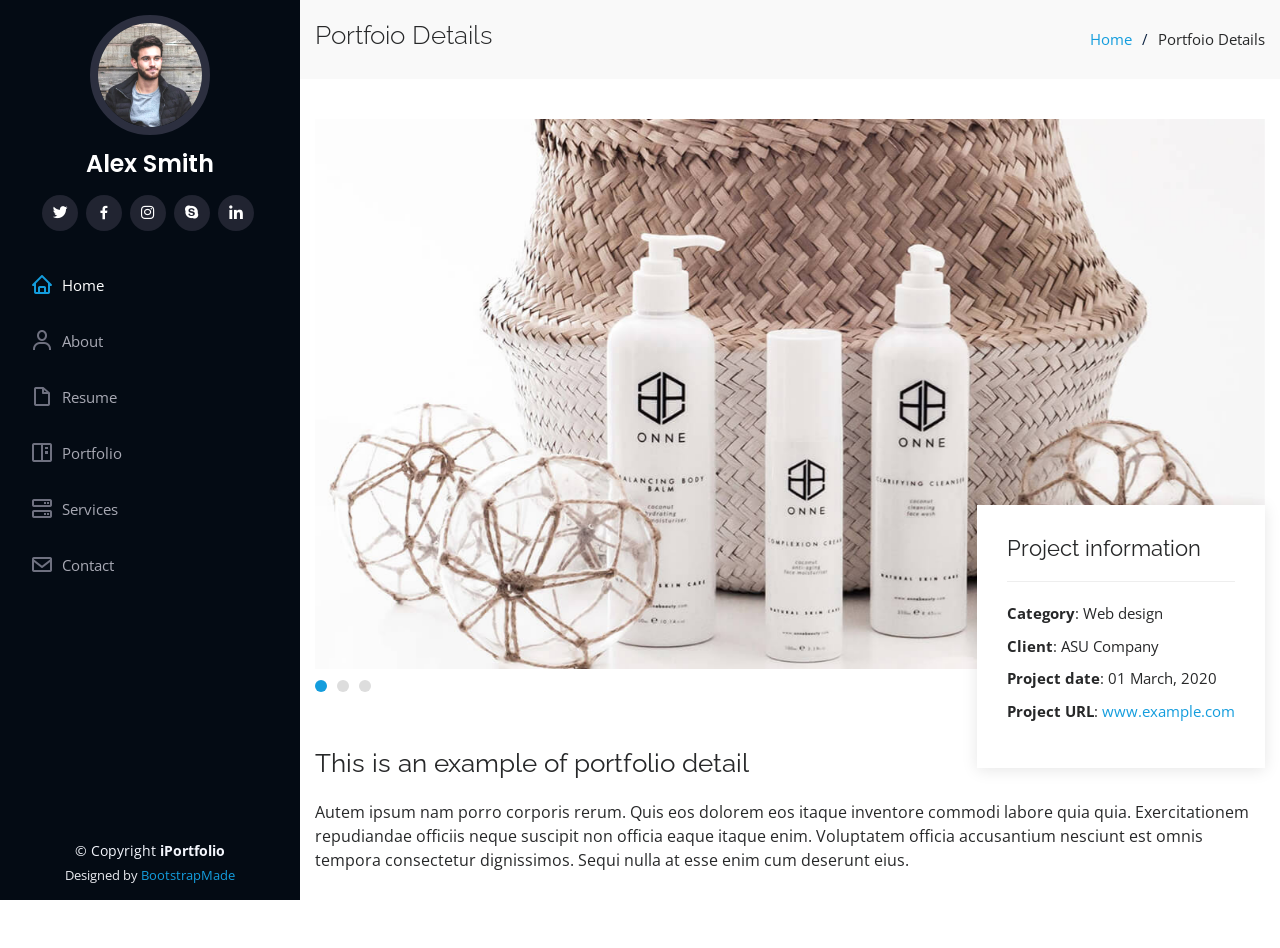
<file: iPortfolio/portfolio-details.html>
<!DOCTYPE html>
<html lang="en">

<head>
  <meta charset="utf-8">
  <meta content="width=device-width, initial-scale=1.0" name="viewport">

  <title>Portfolio Details - iPortfolio Bootstrap Template</title>
  <meta content="" name="description">
  <meta content="" name="keywords">

  <!-- Favicons -->
  <link href="assets/img/favicon.png" rel="icon">
  <link href="assets/img/apple-touch-icon.png" rel="apple-touch-icon">

  <!-- Google Fonts -->
  <link href="https://fonts.googleapis.com/css?family=Open+Sans:300,300i,400,400i,600,600i,700,700i|Raleway:300,300i,400,400i,500,500i,600,600i,700,700i|Poppins:300,300i,400,400i,500,500i,600,600i,700,700i" rel="stylesheet">

  <!-- Vendor CSS Files -->
  <link href="assets/vendor/bootstrap/css/bootstrap.min.css" rel="stylesheet">
  <link href="assets/vendor/icofont/icofont.min.css" rel="stylesheet">
  <link href="assets/vendor/boxicons/css/boxicons.min.css" rel="stylesheet">
  <link href="assets/vendor/venobox/venobox.css" rel="stylesheet">
  <link href="assets/vendor/owl.carousel/assets/owl.carousel.min.css" rel="stylesheet">
  <link href="assets/vendor/aos/aos.css" rel="stylesheet">

  <!-- Template Main CSS File -->
  <link href="assets/css/style.css" rel="stylesheet">

  <!-- =======================================================
  * Template Name: iPortfolio - v1.4.1
  * Template URL: https://bootstrapmade.com/iportfolio-bootstrap-portfolio-websites-template/
  * Author: BootstrapMade.com
  * License: https://bootstrapmade.com/license/
  ======================================================== -->
</head>

<body>

  <!-- ======= Mobile nav toggle button ======= -->
  <button type="button" class="mobile-nav-toggle d-xl-none"><i class="icofont-navigation-menu"></i></button>

  <!-- ======= Header ======= -->
  <header id="header">
    <div class="d-flex flex-column">

      <div class="profile">
        <img src="assets/img/profile-img.jpg" alt="" class="img-fluid rounded-circle">
        <h1 class="text-light"><a href="index.html">Alex Smith</a></h1>
        <div class="social-links mt-3 text-center">
          <a href="#" class="twitter"><i class="bx bxl-twitter"></i></a>
          <a href="#" class="facebook"><i class="bx bxl-facebook"></i></a>
          <a href="#" class="instagram"><i class="bx bxl-instagram"></i></a>
          <a href="#" class="google-plus"><i class="bx bxl-skype"></i></a>
          <a href="#" class="linkedin"><i class="bx bxl-linkedin"></i></a>
        </div>
      </div>

      <nav class="nav-menu">
        <ul>
          <li><a href="index.html"><i class="bx bx-home"></i> <span>Home</span></a></li>
          <li><a href="#about"><i class="bx bx-user"></i> <span>About</span></a></li>
          <li><a href="#resume"><i class="bx bx-file-blank"></i> <span>Resume</span></a></li>
          <li class="active"><a href="#portfolio"><i class="bx bx-book-content"></i> Portfolio</a></li>
          <li><a href="#services"><i class="bx bx-server"></i> Services</a></li>
          <li><a href="#contact"><i class="bx bx-envelope"></i> Contact</a></li>

        </ul>
      </nav><!-- .nav-menu -->
      <button type="button" class="mobile-nav-toggle d-xl-none"><i class="icofont-navigation-menu"></i></button>

    </div>
  </header><!-- End Header -->

  <main id="main">

    <!-- ======= Breadcrumbs ======= -->
    <section id="breadcrumbs" class="breadcrumbs">
      <div class="container">

        <div class="d-flex justify-content-between align-items-center">
          <h2>Portfoio Details</h2>
          <ol>
            <li><a href="index.html">Home</a></li>
            <li>Portfoio Details</li>
          </ol>
        </div>

      </div>
    </section><!-- End Breadcrumbs -->

    <!-- ======= Portfolio Details Section ======= -->
    <section id="portfolio-details" class="portfolio-details">
      <div class="container">

        <div class="portfolio-details-container">

          <div class="owl-carousel portfolio-details-carousel">
            <img src="assets/img/portfolio-details-1.jpg" class="img-fluid" alt="">
            <img src="assets/img/portfolio-details-2.jpg" class="img-fluid" alt="">
            <img src="assets/img/portfolio-details-3.jpg" class="img-fluid" alt="">
          </div>

          <div class="portfolio-info">
            <h3>Project information</h3>
            <ul>
              <li><strong>Category</strong>: Web design</li>
              <li><strong>Client</strong>: ASU Company</li>
              <li><strong>Project date</strong>: 01 March, 2020</li>
              <li><strong>Project URL</strong>: <a href="#">www.example.com</a></li>
            </ul>
          </div>

        </div>

        <div class="portfolio-description">
          <h2>This is an example of portfolio detail</h2>
          <p>
            Autem ipsum nam porro corporis rerum. Quis eos dolorem eos itaque inventore commodi labore quia quia. Exercitationem repudiandae officiis neque suscipit non officia eaque itaque enim. Voluptatem officia accusantium nesciunt est omnis tempora consectetur dignissimos. Sequi nulla at esse enim cum deserunt eius.
          </p>
        </div>

      </div>
    </section><!-- End Portfolio Details Section -->

  </main><!-- End #main -->

  <!-- ======= Footer ======= -->
  <footer id="footer">
    <div class="container">
      <div class="copyright">
        &copy; Copyright <strong><span>iPortfolio</span></strong>
      </div>
      <div class="credits">
        <!-- All the links in the footer should remain intact. -->
        <!-- You can delete the links only if you purchased the pro version. -->
        <!-- Licensing information: https://bootstrapmade.com/license/ -->
        <!-- Purchase the pro version with working PHP/AJAX contact form: https://bootstrapmade.com/iportfolio-bootstrap-portfolio-websites-template/ -->
        Designed by <a href="https://bootstrapmade.com/">BootstrapMade</a>
      </div>
    </div>
  </footer><!-- End  Footer -->

  <a href="#" class="back-to-top"><i class="icofont-simple-up"></i></a>

  <!-- Vendor JS Files -->
  <script src="assets/vendor/jquery/jquery.min.js"></script>
  <script src="assets/vendor/bootstrap/js/bootstrap.bundle.min.js"></script>
  <script src="assets/vendor/jquery.easing/jquery.easing.min.js"></script>
  <script src="assets/vendor/php-email-form/validate.js"></script>
  <script src="assets/vendor/waypoints/jquery.waypoints.min.js"></script>
  <script src="assets/vendor/counterup/counterup.min.js"></script>
  <script src="assets/vendor/isotope-layout/isotope.pkgd.min.js"></script>
  <script src="assets/vendor/venobox/venobox.min.js"></script>
  <script src="assets/vendor/owl.carousel/owl.carousel.min.js"></script>
  <script src="assets/vendor/typed.js/typed.min.js"></script>
  <script src="assets/vendor/aos/aos.js"></script>

  <!-- Template Main JS File -->
  <script src="assets/js/main.js"></script>

</body>

</html>
</file>
<file: iPortfolio/assets/vendor/venobox/venobox.css>
/* ------ venobox.css --------*/
.vbox-overlay *, .vbox-overlay *:before, .vbox-overlay *:after{
    -webkit-backface-visibility: hidden;
    -webkit-box-sizing:border-box;
    -moz-box-sizing:border-box;
    box-sizing:border-box;
}
.vbox-overlay * { 
    -webkit-backface-visibility: visible;
    backface-visibility: visible;
}
.vbox-overlay{
    display: -webkit-flex;
    display: flex;
    -webkit-flex-direction: column;
    flex-direction: column;
    -webkit-justify-content: center;
    justify-content: center;
    -webkit-align-items: center;
    align-items: center;
    position: fixed;
    left: 0;
    top: 0;
    bottom: 0;
    right: 0;
    z-index: 999999;
}

/* ----- navigation ----- */
.vbox-title{
    width: 100%;
    height: 40px;
    float: left;
    text-align: center;
    line-height: 28px;
    font-size: 12px;
    padding: 6px 50px;
    overflow: hidden;
    position: fixed;
    display: none;
    left: 0;
    z-index: 89;
}
.vbox-close{
    cursor: pointer;
    position: fixed;
    top: -1px;
    right: 0;
    width: 50px;
    height: 40px;
    padding: 6px;
    display: block;
    background-position:10px center;
    overflow: hidden;
    font-size: 24px;
    line-height: 1;
    text-align: center;
    z-index: 99;
}
.vbox-left{
    cursor: pointer;
    position: fixed;
    left: 0;
    height: 40px;
    overflow: hidden;
    line-height: 28px;
    font-size: 12px;
    z-index: 99;
    display: flex;
    align-items:center;
}
.vbox-num{
    display: inline-block;
    margin: 6px 0 6px 15px;
}
/* ----- Social share ----- */
.vbox-share{
    line-height: 28px;
    font-size: 12px;
    overflow: hidden;
    position: fixed;
    left: 0;
    z-index: 98;
    display: flex;
    align-items:center;
    justify-content: center;
    width: 100%;
    text-align: center;
}
.vbox-share svg{
    max-height: 28px;
    width: 28px;
    z-index: 10;
    margin-left: 12px;
    margin-top: 6px;
    margin-bottom: 6px;
    vertical-align: middle;
}


/* ----- navigation ARROWS ----- */
.vbox-next, .vbox-prev{
    position: fixed;
    top: 50%;
    margin-top: -15px;
    overflow: hidden;
    cursor: pointer;
    display: block;
    width: 45px;
    height: 45px;
    z-index: 99;
}
.vbox-next span, .vbox-prev span{
    position: relative;
    width: 20px;
    height: 20px;
    border: 2px solid transparent;
    border-top-color: #B6B6B6;
    border-right-color: #B6B6B6;
    text-indent: -100px;
    position: absolute;
    top: 8px;
    display: block;
}
.vbox-prev{
    left: 15px;
}
.vbox-next{
    right: 15px;
}
.vbox-prev span{
    left: 10px;
    -ms-transform: rotate(-135deg);
    -webkit-transform: rotate(-135deg);
    transform: rotate(-135deg);
}
.vbox-next span{
    -ms-transform: rotate(45deg);
    -webkit-transform: rotate(45deg);
    transform: rotate(45deg);
    right: 10px;
}
/* ------- inline window ------ */
.vbox-inline{
    width: 420px;
    height: 315px;
    height: 70vh;
    padding: 10px;
    background: #fff;
    margin: 0 auto;
    overflow: auto;
    text-align: left;
}
/* ------- Video & iFrames window ------ */
.venoframe{
    max-width: 100%;
    width: 100%;
    border: none;
    width: 100%;
    height: 260px;
    height: 70vh;
}
.venoframe.vbvid{
    height: 260px;
}
@media (min-width: 768px) {
    .venoframe, .vbox-inline{
        width: 90%;
        height: 360px;
        height: 70vh;
    }
    .venoframe.vbvid{
        width: 640px;
        height: 360px;
    }
}
@media (min-width: 992px) {
    .venoframe, .vbox-inline{
        max-width: 1200px;
        width: 80%;
        height: 540px;
        height: 70vh;
    }
    .venoframe.vbvid{
        width: 960px;
        height: 540px;
    }
}
/* 
Please do NOT edit this part! 
or at least read this note: http://i.imgur.com/7C0ws9e.gif
*/
.vbox-open{
    overflow: hidden;
}
.vbox-container{
    position: absolute;
    left: 0;
    right: 0;
    top: 0;
    bottom: 0;
    overflow-x: hidden;
    overflow-y: scroll;
    overflow-scrolling: touch;
    -webkit-overflow-scrolling: touch;
    z-index: 20;
    max-height: 100%;

}

.vbox-content{
    text-align: center;
    float: left;
    width: 100%;
    position: relative;
    overflow: hidden;
    padding: 20px 4%;
}
.vbox-container img{
    max-width: 100%;
    height: auto;
}
.vbox-figlio{
    box-shadow: 0 0 12px rgba(0,0,0,0.19), 0 6px 6px rgba(0,0,0,0.23);
    max-width: 100%;
    text-align: initial;
}
img.vbox-figlio{
    -webkit-user-select: none;
-khtml-user-select: none;
-moz-user-select: none;
-o-user-select: none;
user-select: none;
}
.vbox-content.swipe-left{
    margin-left: -200px !important;
}
.vbox-content.swipe-right{
    margin-left: 200px !important;
}
.vbox-animated{
    webkit-transition: margin 300ms ease-out;
    transition: margin 300ms ease-out;
}

/* ---------- preloader ----------
 * SPINKIT 
 * http://tobiasahlin.com/spinkit/
-------------------------------- */
.sk-double-bounce,.sk-rotating-plane{width:40px;height:40px;margin:40px auto}.sk-rotating-plane{background-color:#333;-webkit-animation:sk-rotatePlane 1.2s infinite ease-in-out;animation:sk-rotatePlane 1.2s infinite ease-in-out}@-webkit-keyframes sk-rotatePlane{0%{-webkit-transform:perspective(120px) rotateX(0) rotateY(0);transform:perspective(120px) rotateX(0) rotateY(0)}50%{-webkit-transform:perspective(120px) rotateX(-180.1deg) rotateY(0);transform:perspective(120px) rotateX(-180.1deg) rotateY(0)}100%{-webkit-transform:perspective(120px) rotateX(-180deg) rotateY(-179.9deg);transform:perspective(120px) rotateX(-180deg) rotateY(-179.9deg)}}@keyframes sk-rotatePlane{0%{-webkit-transform:perspective(120px) rotateX(0) rotateY(0);transform:perspective(120px) rotateX(0) rotateY(0)}50%{-webkit-transform:perspective(120px) rotateX(-180.1deg) rotateY(0);transform:perspective(120px) rotateX(-180.1deg) rotateY(0)}100%{-webkit-transform:perspective(120px) rotateX(-180deg) rotateY(-179.9deg);transform:perspective(120px) rotateX(-180deg) rotateY(-179.9deg)}}.sk-double-bounce{position:relative}.sk-double-bounce .sk-child{width:100%;height:100%;border-radius:50%;background-color:#333;opacity:.6;position:absolute;top:0;left:0;-webkit-animation:sk-doubleBounce 2s infinite ease-in-out;animation:sk-doubleBounce 2s infinite ease-in-out}.sk-chasing-dots .sk-child,.sk-spinner-pulse,.sk-three-bounce .sk-child{background-color:#333;border-radius:100%}.sk-double-bounce .sk-double-bounce2{-webkit-animation-delay:-1s;animation-delay:-1s}@-webkit-keyframes sk-doubleBounce{0%,100%{-webkit-transform:scale(0);transform:scale(0)}50%{-webkit-transform:scale(1);transform:scale(1)}}@keyframes sk-doubleBounce{0%,100%{-webkit-transform:scale(0);transform:scale(0)}50%{-webkit-transform:scale(1);transform:scale(1)}}.sk-wave{margin:40px auto;width:50px;height:40px;text-align:center;font-size:10px}.sk-wave .sk-rect{background-color:#333;height:100%;width:6px;display:inline-block;-webkit-animation:sk-waveStretchDelay 1.2s infinite ease-in-out;animation:sk-waveStretchDelay 1.2s infinite ease-in-out}.sk-wave .sk-rect1{-webkit-animation-delay:-1.2s;animation-delay:-1.2s}.sk-wave .sk-rect2{-webkit-animation-delay:-1.1s;animation-delay:-1.1s}.sk-wave .sk-rect3{-webkit-animation-delay:-1s;animation-delay:-1s}.sk-wave .sk-rect4{-webkit-animation-delay:-.9s;animation-delay:-.9s}.sk-wave .sk-rect5{-webkit-animation-delay:-.8s;animation-delay:-.8s}@-webkit-keyframes sk-waveStretchDelay{0%,100%,40%{-webkit-transform:scaleY(.4);transform:scaleY(.4)}20%{-webkit-transform:scaleY(1);transform:scaleY(1)}}@keyframes sk-waveStretchDelay{0%,100%,40%{-webkit-transform:scaleY(.4);transform:scaleY(.4)}20%{-webkit-transform:scaleY(1);transform:scaleY(1)}}.sk-wandering-cubes{margin:40px auto;width:40px;height:40px;position:relative}.sk-wandering-cubes .sk-cube{background-color:#333;width:10px;height:10px;position:absolute;top:0;left:0;-webkit-animation:sk-wanderingCube 1.8s ease-in-out -1.8s infinite both;animation:sk-wanderingCube 1.8s ease-in-out -1.8s infinite both}.sk-chasing-dots,.sk-spinner-pulse{width:40px;height:40px;margin:40px auto}.sk-wandering-cubes .sk-cube2{-webkit-animation-delay:-.9s;animation-delay:-.9s}@-webkit-keyframes sk-wanderingCube{0%{-webkit-transform:rotate(0);transform:rotate(0)}25%{-webkit-transform:translateX(30px) rotate(-90deg) scale(.5);transform:translateX(30px) rotate(-90deg) scale(.5)}50%{-webkit-transform:translateX(30px) translateY(30px) rotate(-179deg);transform:translateX(30px) translateY(30px) rotate(-179deg)}50.1%{-webkit-transform:translateX(30px) translateY(30px) rotate(-180deg);transform:translateX(30px) translateY(30px) rotate(-180deg)}75%{-webkit-transform:translateX(0) translateY(30px) rotate(-270deg) scale(.5);transform:translateX(0) translateY(30px) rotate(-270deg) scale(.5)}100%{-webkit-transform:rotate(-360deg);transform:rotate(-360deg)}}@keyframes sk-wanderingCube{0%{-webkit-transform:rotate(0);transform:rotate(0)}25%{-webkit-transform:translateX(30px) rotate(-90deg) scale(.5);transform:translateX(30px) rotate(-90deg) scale(.5)}50%{-webkit-transform:translateX(30px) translateY(30px) rotate(-179deg);transform:translateX(30px) translateY(30px) rotate(-179deg)}50.1%{-webkit-transform:translateX(30px) translateY(30px) rotate(-180deg);transform:translateX(30px) translateY(30px) rotate(-180deg)}75%{-webkit-transform:translateX(0) translateY(30px) rotate(-270deg) scale(.5);transform:translateX(0) translateY(30px) rotate(-270deg) scale(.5)}100%{-webkit-transform:rotate(-360deg);transform:rotate(-360deg)}}.sk-spinner-pulse{-webkit-animation:sk-pulseScaleOut 1s infinite ease-in-out;animation:sk-pulseScaleOut 1s infinite ease-in-out}@-webkit-keyframes sk-pulseScaleOut{0%{-webkit-transform:scale(0);transform:scale(0)}100%{-webkit-transform:scale(1);transform:scale(1);opacity:0}}@keyframes sk-pulseScaleOut{0%{-webkit-transform:scale(0);transform:scale(0)}100%{-webkit-transform:scale(1);transform:scale(1);opacity:0}}.sk-chasing-dots{position:relative;text-align:center;-webkit-animation:sk-chasingDotsRotate 2s infinite linear;animation:sk-chasingDotsRotate 2s infinite linear}.sk-chasing-dots .sk-child{width:60%;height:60%;display:inline-block;position:absolute;top:0;-webkit-animation:sk-chasingDotsBounce 2s infinite ease-in-out;animation:sk-chasingDotsBounce 2s infinite ease-in-out}.sk-chasing-dots .sk-dot2{top:auto;bottom:0;-webkit-animation-delay:-1s;animation-delay:-1s}@-webkit-keyframes sk-chasingDotsRotate{100%{-webkit-transform:rotate(360deg);transform:rotate(360deg)}}@keyframes sk-chasingDotsRotate{100%{-webkit-transform:rotate(360deg);transform:rotate(360deg)}}@-webkit-keyframes sk-chasingDotsBounce{0%,100%{-webkit-transform:scale(0);transform:scale(0)}50%{-webkit-transform:scale(1);transform:scale(1)}}@keyframes sk-chasingDotsBounce{0%,100%{-webkit-transform:scale(0);transform:scale(0)}50%{-webkit-transform:scale(1);transform:scale(1)}}.sk-three-bounce{margin:40px auto;width:80px;text-align:center}.sk-three-bounce .sk-child{width:20px;height:20px;display:inline-block;-webkit-animation:sk-three-bounce 1.4s ease-in-out 0s infinite both;animation:sk-three-bounce 1.4s ease-in-out 0s infinite both}.sk-circle .sk-child:before,.sk-fading-circle .sk-circle:before{display:block;border-radius:100%;content:'';background-color:#333}.sk-three-bounce .sk-bounce1{-webkit-animation-delay:-.32s;animation-delay:-.32s}.sk-three-bounce .sk-bounce2{-webkit-animation-delay:-.16s;animation-delay:-.16s}@-webkit-keyframes sk-three-bounce{0%,100%,80%{-webkit-transform:scale(0);transform:scale(0)}40%{-webkit-transform:scale(1);transform:scale(1)}}@keyframes sk-three-bounce{0%,100%,80%{-webkit-transform:scale(0);transform:scale(0)}40%{-webkit-transform:scale(1);transform:scale(1)}}.sk-circle{margin:40px auto;width:40px;height:40px;position:relative}.sk-circle .sk-child{width:100%;height:100%;position:absolute;left:0;top:0}.sk-circle .sk-child:before{margin:0 auto;width:15%;height:15%;-webkit-animation:sk-circleBounceDelay 1.2s infinite ease-in-out both;animation:sk-circleBounceDelay 1.2s infinite ease-in-out both}.sk-circle .sk-circle2{-webkit-transform:rotate(30deg);-ms-transform:rotate(30deg);transform:rotate(30deg)}.sk-circle .sk-circle3{-webkit-transform:rotate(60deg);-ms-transform:rotate(60deg);transform:rotate(60deg)}.sk-circle .sk-circle4{-webkit-transform:rotate(90deg);-ms-transform:rotate(90deg);transform:rotate(90deg)}.sk-circle .sk-circle5{-webkit-transform:rotate(120deg);-ms-transform:rotate(120deg);transform:rotate(120deg)}.sk-circle .sk-circle6{-webkit-transform:rotate(150deg);-ms-transform:rotate(150deg);transform:rotate(150deg)}.sk-circle .sk-circle7{-webkit-transform:rotate(180deg);-ms-transform:rotate(180deg);transform:rotate(180deg)}.sk-circle .sk-circle8{-webkit-transform:rotate(210deg);-ms-transform:rotate(210deg);transform:rotate(210deg)}.sk-circle .sk-circle9{-webkit-transform:rotate(240deg);-ms-transform:rotate(240deg);transform:rotate(240deg)}.sk-circle .sk-circle10{-webkit-transform:rotate(270deg);-ms-transform:rotate(270deg);transform:rotate(270deg)}.sk-circle .sk-circle11{-webkit-transform:rotate(300deg);-ms-transform:rotate(300deg);transform:rotate(300deg)}.sk-circle .sk-circle12{-webkit-transform:rotate(330deg);-ms-transform:rotate(330deg);transform:rotate(330deg)}.sk-circle .sk-circle2:before{-webkit-animation-delay:-1.1s;animation-delay:-1.1s}.sk-circle .sk-circle3:before{-webkit-animation-delay:-1s;animation-delay:-1s}.sk-circle .sk-circle4:before{-webkit-animation-delay:-.9s;animation-delay:-.9s}.sk-circle .sk-circle5:before{-webkit-animation-delay:-.8s;animation-delay:-.8s}.sk-circle .sk-circle6:before{-webkit-animation-delay:-.7s;animation-delay:-.7s}.sk-circle .sk-circle7:before{-webkit-animation-delay:-.6s;animation-delay:-.6s}.sk-circle .sk-circle8:before{-webkit-animation-delay:-.5s;animation-delay:-.5s}.sk-circle .sk-circle9:before{-webkit-animation-delay:-.4s;animation-delay:-.4s}.sk-circle .sk-circle10:before{-webkit-animation-delay:-.3s;animation-delay:-.3s}.sk-circle .sk-circle11:before{-webkit-animation-delay:-.2s;animation-delay:-.2s}.sk-circle .sk-circle12:before{-webkit-animation-delay:-.1s;animation-delay:-.1s}@-webkit-keyframes sk-circleBounceDelay{0%,100%,80%{-webkit-transform:scale(0);transform:scale(0)}40%{-webkit-transform:scale(1);transform:scale(1)}}@keyframes sk-circleBounceDelay{0%,100%,80%{-webkit-transform:scale(0);transform:scale(0)}40%{-webkit-transform:scale(1);transform:scale(1)}}.sk-cube-grid{width:40px;height:40px;margin:40px auto}.sk-cube-grid .sk-cube{width:33.33%;height:33.33%;background-color:#333;float:left;-webkit-animation:sk-cubeGridScaleDelay 1.3s infinite ease-in-out;animation:sk-cubeGridScaleDelay 1.3s infinite ease-in-out}.sk-cube-grid .sk-cube1{-webkit-animation-delay:.2s;animation-delay:.2s}.sk-cube-grid .sk-cube2{-webkit-animation-delay:.3s;animation-delay:.3s}.sk-cube-grid .sk-cube3{-webkit-animation-delay:.4s;animation-delay:.4s}.sk-cube-grid .sk-cube4{-webkit-animation-delay:.1s;animation-delay:.1s}.sk-cube-grid .sk-cube5{-webkit-animation-delay:.2s;animation-delay:.2s}.sk-cube-grid .sk-cube6{-webkit-animation-delay:.3s;animation-delay:.3s}.sk-cube-grid .sk-cube7{-webkit-animation-delay:0ms;animation-delay:0ms}.sk-cube-grid .sk-cube8{-webkit-animation-delay:.1s;animation-delay:.1s}.sk-cube-grid .sk-cube9{-webkit-animation-delay:.2s;animation-delay:.2s}@-webkit-keyframes sk-cubeGridScaleDelay{0%,100%,70%{-webkit-transform:scale3D(1,1,1);transform:scale3D(1,1,1)}35%{-webkit-transform:scale3D(0,0,1);transform:scale3D(0,0,1)}}@keyframes sk-cubeGridScaleDelay{0%,100%,70%{-webkit-transform:scale3D(1,1,1);transform:scale3D(1,1,1)}35%{-webkit-transform:scale3D(0,0,1);transform:scale3D(0,0,1)}}.sk-fading-circle{margin:40px auto;width:40px;height:40px;position:relative}.sk-fading-circle .sk-circle{width:100%;height:100%;position:absolute;left:0;top:0}.sk-fading-circle .sk-circle:before{margin:0 auto;width:15%;height:15%;-webkit-animation:sk-circleFadeDelay 1.2s infinite ease-in-out both;animation:sk-circleFadeDelay 1.2s infinite ease-in-out both}.sk-fading-circle .sk-circle2{-webkit-transform:rotate(30deg);-ms-transform:rotate(30deg);transform:rotate(30deg)}.sk-fading-circle .sk-circle3{-webkit-transform:rotate(60deg);-ms-transform:rotate(60deg);transform:rotate(60deg)}.sk-fading-circle .sk-circle4{-webkit-transform:rotate(90deg);-ms-transform:rotate(90deg);transform:rotate(90deg)}.sk-fading-circle .sk-circle5{-webkit-transform:rotate(120deg);-ms-transform:rotate(120deg);transform:rotate(120deg)}.sk-fading-circle .sk-circle6{-webkit-transform:rotate(150deg);-ms-transform:rotate(150deg);transform:rotate(150deg)}.sk-fading-circle .sk-circle7{-webkit-transform:rotate(180deg);-ms-transform:rotate(180deg);transform:rotate(180deg)}.sk-fading-circle .sk-circle8{-webkit-transform:rotate(210deg);-ms-transform:rotate(210deg);transform:rotate(210deg)}.sk-fading-circle .sk-circle9{-webkit-transform:rotate(240deg);-ms-transform:rotate(240deg);transform:rotate(240deg)}.sk-fading-circle .sk-circle10{-webkit-transform:rotate(270deg);-ms-transform:rotate(270deg);transform:rotate(270deg)}.sk-fading-circle .sk-circle11{-webkit-transform:rotate(300deg);-ms-transform:rotate(300deg);transform:rotate(300deg)}.sk-fading-circle .sk-circle12{-webkit-transform:rotate(330deg);-ms-transform:rotate(330deg);transform:rotate(330deg)}.sk-fading-circle .sk-circle2:before{-webkit-animation-delay:-1.1s;animation-delay:-1.1s}.sk-fading-circle .sk-circle3:before{-webkit-animation-delay:-1s;animation-delay:-1s}.sk-fading-circle .sk-circle4:before{-webkit-animation-delay:-.9s;animation-delay:-.9s}.sk-fading-circle .sk-circle5:before{-webkit-animation-delay:-.8s;animation-delay:-.8s}.sk-fading-circle .sk-circle6:before{-webkit-animation-delay:-.7s;animation-delay:-.7s}.sk-fading-circle .sk-circle7:before{-webkit-animation-delay:-.6s;animation-delay:-.6s}.sk-fading-circle .sk-circle8:before{-webkit-animation-delay:-.5s;animation-delay:-.5s}.sk-fading-circle .sk-circle9:before{-webkit-animation-delay:-.4s;animation-delay:-.4s}.sk-fading-circle .sk-circle10:before{-webkit-animation-delay:-.3s;animation-delay:-.3s}.sk-fading-circle .sk-circle11:before{-webkit-animation-delay:-.2s;animation-delay:-.2s}.sk-fading-circle .sk-circle12:before{-webkit-animation-delay:-.1s;animation-delay:-.1s}@-webkit-keyframes sk-circleFadeDelay{0%,100%,39%{opacity:0}40%{opacity:1}}@keyframes sk-circleFadeDelay{0%,100%,39%{opacity:0}40%{opacity:1}}.sk-folding-cube{margin:40px auto;width:40px;height:40px;position:relative;-webkit-transform:rotateZ(45deg);transform:rotateZ(45deg)}.sk-folding-cube .sk-cube{float:left;width:50%;height:50%;position:relative;-webkit-transform:scale(1.1);-ms-transform:scale(1.1);transform:scale(1.1)}.sk-folding-cube .sk-cube:before{content:'';position:absolute;top:0;left:0;width:100%;height:100%;background-color:#333;-webkit-animation:sk-foldCubeAngle 2.4s infinite linear both;animation:sk-foldCubeAngle 2.4s infinite linear both;-webkit-transform-origin:100% 100%;-ms-transform-origin:100% 100%;transform-origin:100% 100%}.sk-folding-cube .sk-cube2{-webkit-transform:scale(1.1) rotateZ(90deg);transform:scale(1.1) rotateZ(90deg)}.sk-folding-cube .sk-cube3{-webkit-transform:scale(1.1) rotateZ(180deg);transform:scale(1.1) rotateZ(180deg)}.sk-folding-cube .sk-cube4{-webkit-transform:scale(1.1) rotateZ(270deg);transform:scale(1.1) rotateZ(270deg)}.sk-folding-cube .sk-cube2:before{-webkit-animation-delay:.3s;animation-delay:.3s}.sk-folding-cube .sk-cube3:before{-webkit-animation-delay:.6s;animation-delay:.6s}.sk-folding-cube .sk-cube4:before{-webkit-animation-delay:.9s;animation-delay:.9s}@-webkit-keyframes sk-foldCubeAngle{0%,10%{-webkit-transform:perspective(140px) rotateX(-180deg);transform:perspective(140px) rotateX(-180deg);opacity:0}25%,75%{-webkit-transform:perspective(140px) rotateX(0);transform:perspective(140px) rotateX(0);opacity:1}100%,90%{-webkit-transform:perspective(140px) rotateY(180deg);transform:perspective(140px) rotateY(180deg);opacity:0}}@keyframes sk-foldCubeAngle{0%,10%{-webkit-transform:perspective(140px) rotateX(-180deg);transform:perspective(140px) rotateX(-180deg);opacity:0}25%,75%{-webkit-transform:perspective(140px) rotateX(0);transform:perspective(140px) rotateX(0);opacity:1}100%,90%{-webkit-transform:perspective(140px) rotateY(180deg);transform:perspective(140px) rotateY(180deg);opacity:0}}
</file>
<file: iPortfolio/assets/css/style.css>
/**
* Template Name: iPortfolio - v1.4.1
* Template URL: https://bootstrapmade.com/iportfolio-bootstrap-portfolio-websites-template/
* Author: BootstrapMade.com
* License: https://bootstrapmade.com/license/
*/

/*--------------------------------------------------------------
# General
--------------------------------------------------------------*/
body {
  font-family: "Open Sans", sans-serif;
  color: #272829;
}

a {
  color: #149ddd;
}

a:hover {
  color: #37b3ed;
  text-decoration: none;
}

h1, h2, h3, h4, h5, h6 {
  font-family: "Raleway", sans-serif;
}

/*--------------------------------------------------------------
# Back to top button
--------------------------------------------------------------*/
.back-to-top {
  position: fixed;
  display: none;
  width: 40px;
  height: 40px;
  border-radius: 50px;
  right: 15px;
  bottom: 15px;
  background: #149ddd;
  color: #fff;
  transition: display 0.5s ease-in-out;
  z-index: 99999;
}

.back-to-top i {
  font-size: 24px;
  position: absolute;
  top: 7px;
  left: 8px;
}

.back-to-top:hover {
  color: #fff;
  background: #2eafec;
  transition: background 0.2s ease-in-out;
}

/*--------------------------------------------------------------
# Header
--------------------------------------------------------------*/
#header {
  position: fixed;
  top: 0;
  left: 0;
  bottom: 0;
  width: 300px;
  transition: all ease-in-out 0.5s;
  z-index: 9997;
  transition: all 0.5s;
  padding: 0 15px;
  background: #040b14;
  overflow-y: auto;
}

#header .profile img {
  margin: 15px auto;
  display: block;
  width: 120px;
  border: 8px solid #2c2f3f;
}

#header .profile h1 {
  font-size: 24px;
  margin: 0;
  padding: 0;
  font-weight: 600;
  -moz-text-align-last: center;
  text-align-last: center;
  font-family: "Poppins", sans-serif;
}

#header .profile h1 a, #header .profile h1 a:hover {
  color: #fff;
  text-decoration: none;
}

#header .profile .social-links a {
  font-size: 18px;
  display: inline-block;
  background: #212431;
  color: #fff;
  line-height: 1;
  padding: 8px 0;
  margin-right: 4px;
  border-radius: 50%;
  text-align: center;
  width: 36px;
  height: 36px;
  transition: 0.3s;
}

#header .profile .social-links a:hover {
  background: #149ddd;
  color: #fff;
  text-decoration: none;
}

#main {
  margin-left: 300px;
}

@media (max-width: 1199px) {
  #header {
    left: -300px;
  }
  #main {
    margin-left: 0;
  }
}

/*--------------------------------------------------------------
# Navigation Menu
--------------------------------------------------------------*/
/* Desktop Navigation */
.nav-menu {
  padding-top: 30px;
}

.nav-menu * {
  margin: 0;
  padding: 0;
  list-style: none;
}

.nav-menu > ul > li {
  position: relative;
  white-space: nowrap;
}

.nav-menu a {
  display: flex;
  align-items: center;
  color: #a8a9b4;
  padding: 12px 15px;
  margin-bottom: 8px;
  transition: 0.3s;
  font-size: 15px;
}

.nav-menu a i {
  font-size: 24px;
  padding-right: 8px;
  color: #6f7180;
}

.nav-menu a:hover, .nav-menu .active > a, .nav-menu li:hover > a {
  text-decoration: none;
  color: #fff;
}

.nav-menu a:hover i, .nav-menu .active > a i, .nav-menu li:hover > a i {
  color: #149ddd;
}

/* Mobile Navigation */
.mobile-nav-toggle {
  position: fixed;
  right: 15px;
  top: 15px;
  z-index: 9998;
  border: 0;
  background: none;
  font-size: 24px;
  transition: all 0.4s;
  outline: none !important;
  line-height: 1;
  cursor: pointer;
  text-align: right;
}

.mobile-nav-toggle i {
  color: #149ddd;
}

.mobile-nav-active {
  overflow: hidden;
}

.mobile-nav-active #header {
  left: 0;
}

.mobile-nav-active .mobile-nav-toggle i {
  color: #fff;
}

/*--------------------------------------------------------------
# Hero Section
--------------------------------------------------------------*/
#hero {
  width: 100%;
  height: 100vh;
  background: url("../img/hero-bg.jpg") top center;
  background-size: cover;
}

#hero:before {
  content: "";
  background: rgba(5, 13, 24, 0.3);
  position: absolute;
  bottom: 0;
  top: 0;
  left: 0;
  right: 0;
  z-index: 1;
}

#hero .hero-container {
  position: relative;
  z-index: 2;
  min-width: 300px;
}

#hero h1 {
  margin: 0 0 10px 0;
  font-size: 64px;
  font-weight: 700;
  line-height: 56px;
  color: #fff;
}

#hero p {
  color: #fff;
  margin-bottom: 50px;
  font-size: 26px;
  font-family: "Poppins", sans-serif;
}

#hero p span {
  color: #fff;
  padding-bottom: 4px;
  letter-spacing: 1px;
  border-bottom: 3px solid #149ddd;
}

@media (min-width: 1024px) {
  #hero {
    background-attachment: fixed;
  }
}

@media (max-width: 768px) {
  #hero h1 {
    font-size: 28px;
    line-height: 36px;
  }
  #hero h2 {
    font-size: 18px;
    line-height: 24px;
    margin-bottom: 30px;
  }
}

/*--------------------------------------------------------------
# Sections General
--------------------------------------------------------------*/
section {
  padding: 60px 0;
  overflow: hidden;
}

.section-bg {
  background: #f5f8fd;
}

.section-title {
  padding-bottom: 30px;
}

.section-title h2 {
  font-size: 32px;
  font-weight: bold;
  margin-bottom: 20px;
  padding-bottom: 20px;
  position: relative;
  color: #173b6c;
}

.section-title h2::after {
  content: '';
  position: absolute;
  display: block;
  width: 50px;
  height: 3px;
  background: #149ddd;
  bottom: 0;
  left: 0;
}

.section-title p {
  margin-bottom: 0;
}

/*--------------------------------------------------------------
# About
--------------------------------------------------------------*/
.about .content h3 {
  font-weight: 700;
  font-size: 26px;
  color: #173b6c;
}

.about .content ul {
  list-style: none;
  padding: 0;
}

.about .content ul li {
  padding-bottom: 10px;
}

.about .content ul i {
  font-size: 20px;
  padding-right: 2px;
  color: #149ddd;
}

.about .content p:last-child {
  margin-bottom: 0;
}

/*--------------------------------------------------------------
# Facts
--------------------------------------------------------------*/
.facts {
  padding-bottom: 30px;
}

.facts .count-box {
  padding: 30px;
  width: 100%;
}

.facts .count-box i {
  display: block;
  font-size: 44px;
  color: #149ddd;
  float: left;
}

.facts .count-box span {
  font-size: 48px;
  line-height: 40px;
  display: block;
  font-weight: 700;
  color: #050d18;
  margin-left: 60px;
}

.facts .count-box p {
  padding: 15px 0 0 0;
  margin: 0 0 0 60px;
  font-family: "Raleway", sans-serif;
  font-size: 14px;
  color: #122f57;
}

.facts .count-box a {
  font-weight: 600;
  display: block;
  margin-top: 20px;
  color: #122f57;
  font-size: 15px;
  font-family: "Poppins", sans-serif;
  transition: ease-in-out 0.3s;
}

.facts .count-box a:hover {
  color: #1f5297;
}

/*--------------------------------------------------------------
# Akills
--------------------------------------------------------------*/
.skills .progress {
  height: 50px;
  display: block;
  background: none;
}

.skills .progress .skill {
  padding: 10px 0;
  margin: 0 0 6px 0;
  text-transform: uppercase;
  display: block;
  font-weight: 600;
  font-family: "Poppins", sans-serif;
  color: #050d18;
}

.skills .progress .skill .val {
  float: right;
  font-style: normal;
}

.skills .progress-bar-wrap {
  background: #dce8f8;
}

.skills .progress-bar {
  width: 1px;
  height: 10px;
  transition: .9s;
  background-color: #149ddd;
}

/*--------------------------------------------------------------
# Resume
--------------------------------------------------------------*/
.resume .resume-title {
  font-size: 26px;
  font-weight: 700;
  margin-top: 20px;
  margin-bottom: 20px;
  color: #050d18;
}

.resume .resume-item {
  padding: 0 0 20px 20px;
  margin-top: -2px;
  border-left: 2px solid #1f5297;
  position: relative;
}

.resume .resume-item h4 {
  line-height: 18px;
  font-size: 18px;
  font-weight: 600;
  text-transform: uppercase;
  font-family: "Poppins", sans-serif;
  color: #050d18;
  margin-bottom: 10px;
}

.resume .resume-item h5 {
  font-size: 16px;
  background: #e4edf9;
  padding: 5px 15px;
  display: inline-block;
  font-weight: 600;
  margin-bottom: 10px;
}

.resume .resume-item ul {
  padding-left: 20px;
}

.resume .resume-item ul li {
  padding-bottom: 10px;
}

.resume .resume-item:last-child {
  padding-bottom: 0;
}

.resume .resume-item::before {
  content: "";
  position: absolute;
  width: 16px;
  height: 16px;
  border-radius: 50px;
  left: -9px;
  top: 0;
  background: #fff;
  border: 2px solid #1f5297;
}

/*--------------------------------------------------------------
# Portfolio
--------------------------------------------------------------*/
.portfolio .portfolio-item {
  margin-bottom: 30px;
}

.portfolio #portfolio-flters {
  padding: 0;
  margin: 0 auto 35px auto;
  list-style: none;
  text-align: center;
  background: #fff;
  border-radius: 50px;
  padding: 2px 15px;
}

.portfolio #portfolio-flters li {
  cursor: pointer;
  display: inline-block;
  padding: 10px 15px 8px 15px;
  font-size: 14px;
  font-weight: 600;
  line-height: 1;
  text-transform: uppercase;
  color: #272829;
  margin-bottom: 5px;
  transition: all 0.3s ease-in-out;
}

.portfolio #portfolio-flters li:hover, .portfolio #portfolio-flters li.filter-active {
  color: #149ddd;
}

.portfolio #portfolio-flters li:last-child {
  margin-right: 0;
}

.portfolio .portfolio-wrap {
  transition: 0.3s;
  position: relative;
  overflow: hidden;
  z-index: 1;
}

.portfolio .portfolio-wrap::before {
  content: "";
  background: rgba(255, 255, 255, 0.5);
  position: absolute;
  left: 0;
  right: 0;
  top: 0;
  bottom: 0;
  transition: all ease-in-out 0.3s;
  z-index: 2;
  opacity: 0;
}

.portfolio .portfolio-wrap .portfolio-links {
  opacity: 1;
  left: 0;
  right: 0;
  bottom: -60px;
  z-index: 3;
  position: absolute;
  transition: all ease-in-out 0.3s;
  display: flex;
  justify-content: center;
}

.portfolio .portfolio-wrap .portfolio-links a {
  color: #fff;
  font-size: 28px;
  text-align: center;
  background: rgba(20, 157, 221, 0.75);
  transition: 0.3s;
  width: 50%;
}

.portfolio .portfolio-wrap .portfolio-links a:hover {
  background: rgba(20, 157, 221, 0.95);
}

.portfolio .portfolio-wrap .portfolio-links a + a {
  border-left: 1px solid #37b3ed;
}

.portfolio .portfolio-wrap:hover::before {
  top: 0;
  left: 0;
  right: 0;
  bottom: 0;
  opacity: 1;
}

.portfolio .portfolio-wrap:hover .portfolio-links {
  opacity: 1;
  bottom: 0;
}

/*--------------------------------------------------------------
# Services
--------------------------------------------------------------*/
.services .icon-box {
  margin-bottom: 20px;
}

.services .icon {
  float: left;
  display: flex;
  align-items: center;
  justify-content: center;
  width: 54px;
  height: 54px;
  background: #149ddd;
  border-radius: 50%;
  transition: 0.5s;
  border: 1px solid #149ddd;
}

.services .icon i {
  color: #fff;
  font-size: 24px;
}

.services .icon-box:hover .icon {
  background: #fff;
}

.services .icon-box:hover .icon i {
  color: #149ddd;
}

.services .title {
  margin-left: 80px;
  font-weight: 700;
  margin-bottom: 15px;
  font-size: 18px;
}

.services .title a {
  color: #343a40;
}

.services .title a:hover {
  color: #149ddd;
}

.services .description {
  margin-left: 80px;
  line-height: 24px;
  font-size: 14px;
}

/*--------------------------------------------------------------
# Testimonials
--------------------------------------------------------------*/
.testimonials .testimonial-item {
  box-sizing: content-box;
  text-align: center;
  min-height: 320px;
}

.testimonials .testimonial-item .testimonial-img {
  width: 90px;
  border-radius: 50%;
  margin: 0 auto;
}

.testimonials .testimonial-item h3 {
  font-size: 18px;
  font-weight: bold;
  margin: 10px 0 5px 0;
  color: #111;
}

.testimonials .testimonial-item h4 {
  font-size: 14px;
  color: #999;
  margin: 0;
}

.testimonials .testimonial-item .quote-icon-left, .testimonials .testimonial-item .quote-icon-right {
  color: #c3e8fa;
  font-size: 26px;
}

.testimonials .testimonial-item .quote-icon-left {
  display: inline-block;
  left: -5px;
  position: relative;
}

.testimonials .testimonial-item .quote-icon-right {
  display: inline-block;
  right: -5px;
  position: relative;
  top: 10px;
}

.testimonials .testimonial-item p {
  font-style: italic;
  margin: 0 15px 15px 15px;
  padding: 20px;
  background: #fff;
  position: relative;
  margin-bottom: 35px;
  border-radius: 6px;
  box-shadow: 0px 2px 15px rgba(0, 0, 0, 0.1);
}

.testimonials .testimonial-item p::after {
  content: "";
  width: 0;
  height: 0;
  border-top: 20px solid #fff;
  border-right: 20px solid transparent;
  border-left: 20px solid transparent;
  position: absolute;
  bottom: -20px;
  left: calc(50% - 20px);
}

.testimonials .owl-nav, .testimonials .owl-dots {
  margin-top: 5px;
  text-align: center;
}

.testimonials .owl-dot {
  display: inline-block;
  margin: 0 5px;
  width: 12px;
  height: 12px;
  border-radius: 50%;
  background-color: #ddd !important;
}

.testimonials .owl-dot.active {
  background-color: #149ddd !important;
}

@media (max-width: 767px) {
  .testimonials {
    margin: 30px 10px;
  }
}

/*--------------------------------------------------------------
# Contact
--------------------------------------------------------------*/
.contact {
  padding-bottom: 130px;
}

.contact .info {
  padding: 30px;
  background: #fff;
  width: 100%;
  box-shadow: 0 0 24px 0 rgba(0, 0, 0, 0.12);
}

.contact .info i {
  font-size: 20px;
  color: #149ddd;
  float: left;
  width: 44px;
  height: 44px;
  background: #dff3fc;
  display: flex;
  justify-content: center;
  align-items: center;
  border-radius: 50px;
  transition: all 0.3s ease-in-out;
}

.contact .info h4 {
  padding: 0 0 0 60px;
  font-size: 22px;
  font-weight: 600;
  margin-bottom: 5px;
  color: #050d18;
}

.contact .info p {
  padding: 0 0 10px 60px;
  margin-bottom: 20px;
  font-size: 14px;
  color: #173b6c;
}

.contact .info .email p {
  padding-top: 5px;
}

.contact .info .social-links {
  padding-left: 60px;
}

.contact .info .social-links a {
  font-size: 18px;
  display: inline-block;
  background: #333;
  color: #fff;
  line-height: 1;
  padding: 8px 0;
  border-radius: 50%;
  text-align: center;
  width: 36px;
  height: 36px;
  transition: 0.3s;
  margin-right: 10px;
}

.contact .info .social-links a:hover {
  background: #149ddd;
  color: #fff;
}

.contact .info .email:hover i, .contact .info .address:hover i, .contact .info .phone:hover i {
  background: #149ddd;
  color: #fff;
}

.contact .php-email-form {
  width: 100%;
  padding: 30px;
  background: #fff;
  box-shadow: 0 0 24px 0 rgba(0, 0, 0, 0.12);
}

.contact .php-email-form .form-group {
  padding-bottom: 8px;
}

.contact .php-email-form .validate {
  display: none;
  color: red;
  margin: 0 0 15px 0;
  font-weight: 400;
  font-size: 13px;
}

.contact .php-email-form .error-message {
  display: none;
  color: #fff;
  background: #ed3c0d;
  text-align: left;
  padding: 15px;
  font-weight: 600;
}

.contact .php-email-form .error-message br + br {
  margin-top: 25px;
}

.contact .php-email-form .sent-message {
  display: none;
  color: #fff;
  background: #18d26e;
  text-align: center;
  padding: 15px;
  font-weight: 600;
}

.contact .php-email-form .loading {
  display: none;
  background: #fff;
  text-align: center;
  padding: 15px;
}

.contact .php-email-form .loading:before {
  content: "";
  display: inline-block;
  border-radius: 50%;
  width: 24px;
  height: 24px;
  margin: 0 10px -6px 0;
  border: 3px solid #18d26e;
  border-top-color: #eee;
  -webkit-animation: animate-loading 1s linear infinite;
  animation: animate-loading 1s linear infinite;
}

.contact .php-email-form input, .contact .php-email-form textarea {
  border-radius: 0;
  box-shadow: none;
  font-size: 14px;
}

.contact .php-email-form input {
  height: 44px;
}

.contact .php-email-form textarea {
  padding: 10px 12px;
}

.contact .php-email-form button[type="submit"] {
  background: #149ddd;
  border: 0;
  padding: 10px 24px;
  color: #fff;
  transition: 0.4s;
  border-radius: 4px;
}

.contact .php-email-form button[type="submit"]:hover {
  background: #37b3ed;
}

@-webkit-keyframes animate-loading {
  0% {
    transform: rotate(0deg);
  }
  100% {
    transform: rotate(360deg);
  }
}

@keyframes animate-loading {
  0% {
    transform: rotate(0deg);
  }
  100% {
    transform: rotate(360deg);
  }
}

/*--------------------------------------------------------------
# Breadcrumbs
--------------------------------------------------------------*/
.breadcrumbs {
  padding: 20px 0;
  background: #f9f9f9;
}

.breadcrumbs h2 {
  font-size: 26px;
  font-weight: 300;
}

.breadcrumbs ol {
  display: flex;
  flex-wrap: wrap;
  list-style: none;
  padding: 0;
  margin: 0;
  font-size: 15px;
}

.breadcrumbs ol li + li {
  padding-left: 10px;
}

.breadcrumbs ol li + li::before {
  display: inline-block;
  padding-right: 10px;
  color: #0e2442;
  content: "/";
}

@media (max-width: 768px) {
  .breadcrumbs .d-flex {
    display: block !important;
  }
  .breadcrumbs ol {
    display: block;
  }
  .breadcrumbs ol li {
    display: inline-block;
  }
}

/*--------------------------------------------------------------
# Portfolio Details
--------------------------------------------------------------*/
.portfolio-details {
  padding-top: 40px;
}

.portfolio-details .portfolio-details-container {
  position: relative;
}

.portfolio-details .portfolio-details-carousel {
  position: relative;
  z-index: 1;
}

.portfolio-details .portfolio-details-carousel .owl-nav, .portfolio-details .portfolio-details-carousel .owl-dots {
  margin-top: 5px;
  text-align: left;
}

.portfolio-details .portfolio-details-carousel .owl-dot {
  display: inline-block;
  margin: 0 10px 0 0;
  width: 12px;
  height: 12px;
  border-radius: 50%;
  background-color: #ddd !important;
}

.portfolio-details .portfolio-details-carousel .owl-dot.active {
  background-color: #149ddd !important;
}

.portfolio-details .portfolio-info {
  padding: 30px;
  position: absolute;
  right: 0;
  bottom: -70px;
  background: #fff;
  box-shadow: 0px 2px 15px rgba(0, 0, 0, 0.1);
  z-index: 2;
}

.portfolio-details .portfolio-info h3 {
  font-size: 22px;
  font-weight: 400;
  margin-bottom: 20px;
  padding-bottom: 20px;
  border-bottom: 1px solid #eee;
}

.portfolio-details .portfolio-info ul {
  list-style: none;
  padding: 0;
  font-size: 15px;
}

.portfolio-details .portfolio-info ul li + li {
  margin-top: 10px;
}

.portfolio-details .portfolio-description {
  padding-top: 50px;
}

.portfolio-details .portfolio-description h2 {
  width: 50%;
  font-size: 26px;
  font-weight: 400;
  margin-bottom: 20px;
}

.portfolio-details .portfolio-description p {
  padding: 0;
}

@media (max-width: 768px) {
  .portfolio-details .portfolio-description h2 {
    width: 100%;
  }
  .portfolio-details .portfolio-info {
    position: static;
    margin-top: 30px;
  }
}

/*--------------------------------------------------------------
# Footer
--------------------------------------------------------------*/
#footer {
  padding: 15px;
  color: #f4f6fd;
  font-size: 14px;
  position: fixed;
  left: 0;
  bottom: 0;
  width: 300px;
  z-index: 9999;
  background: #040b14;
}

#footer .copyright {
  text-align: center;
}

#footer .credits {
  padding-top: 5px;
  text-align: center;
  font-size: 13px;
  color: #eaebf0;
}

@media (max-width: 1199px) {
  #footer {
    position: static;
    width: auto;
    padding-right: 20px 15px;
  }
}
</file>
